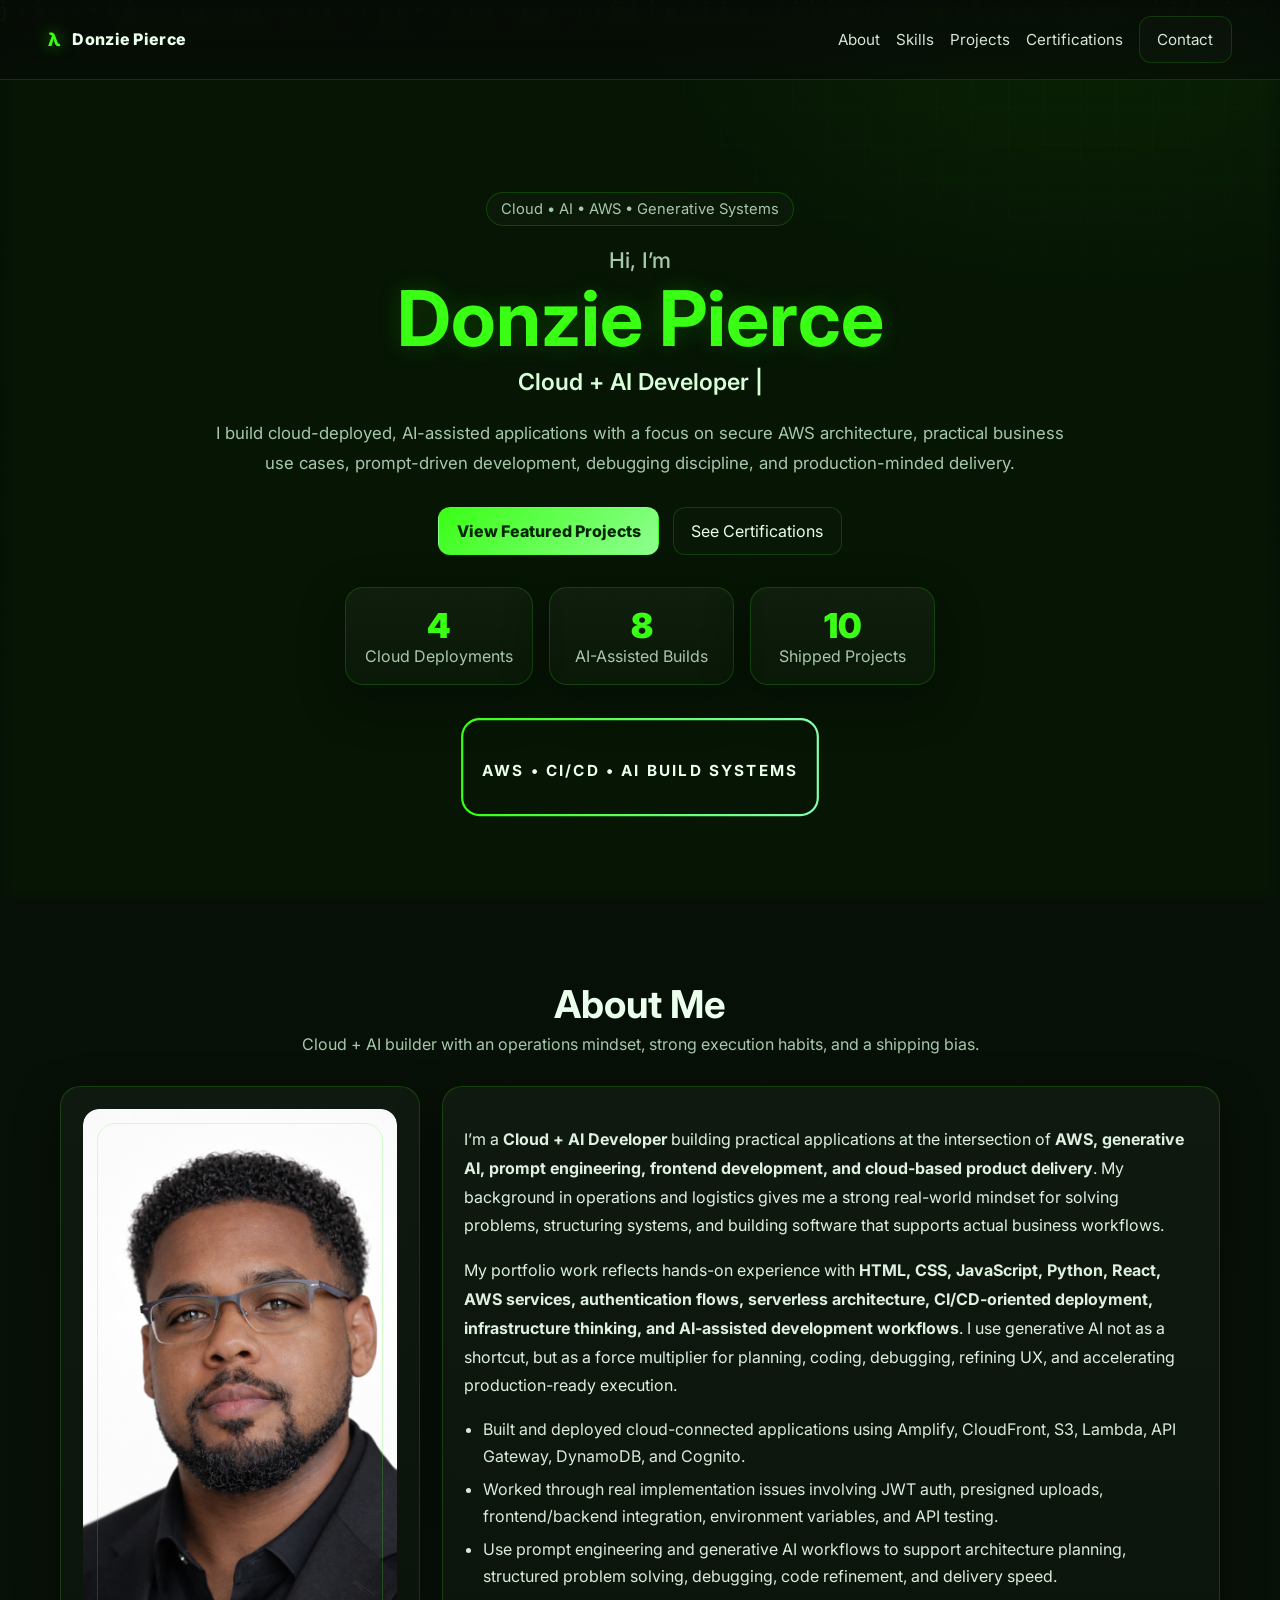
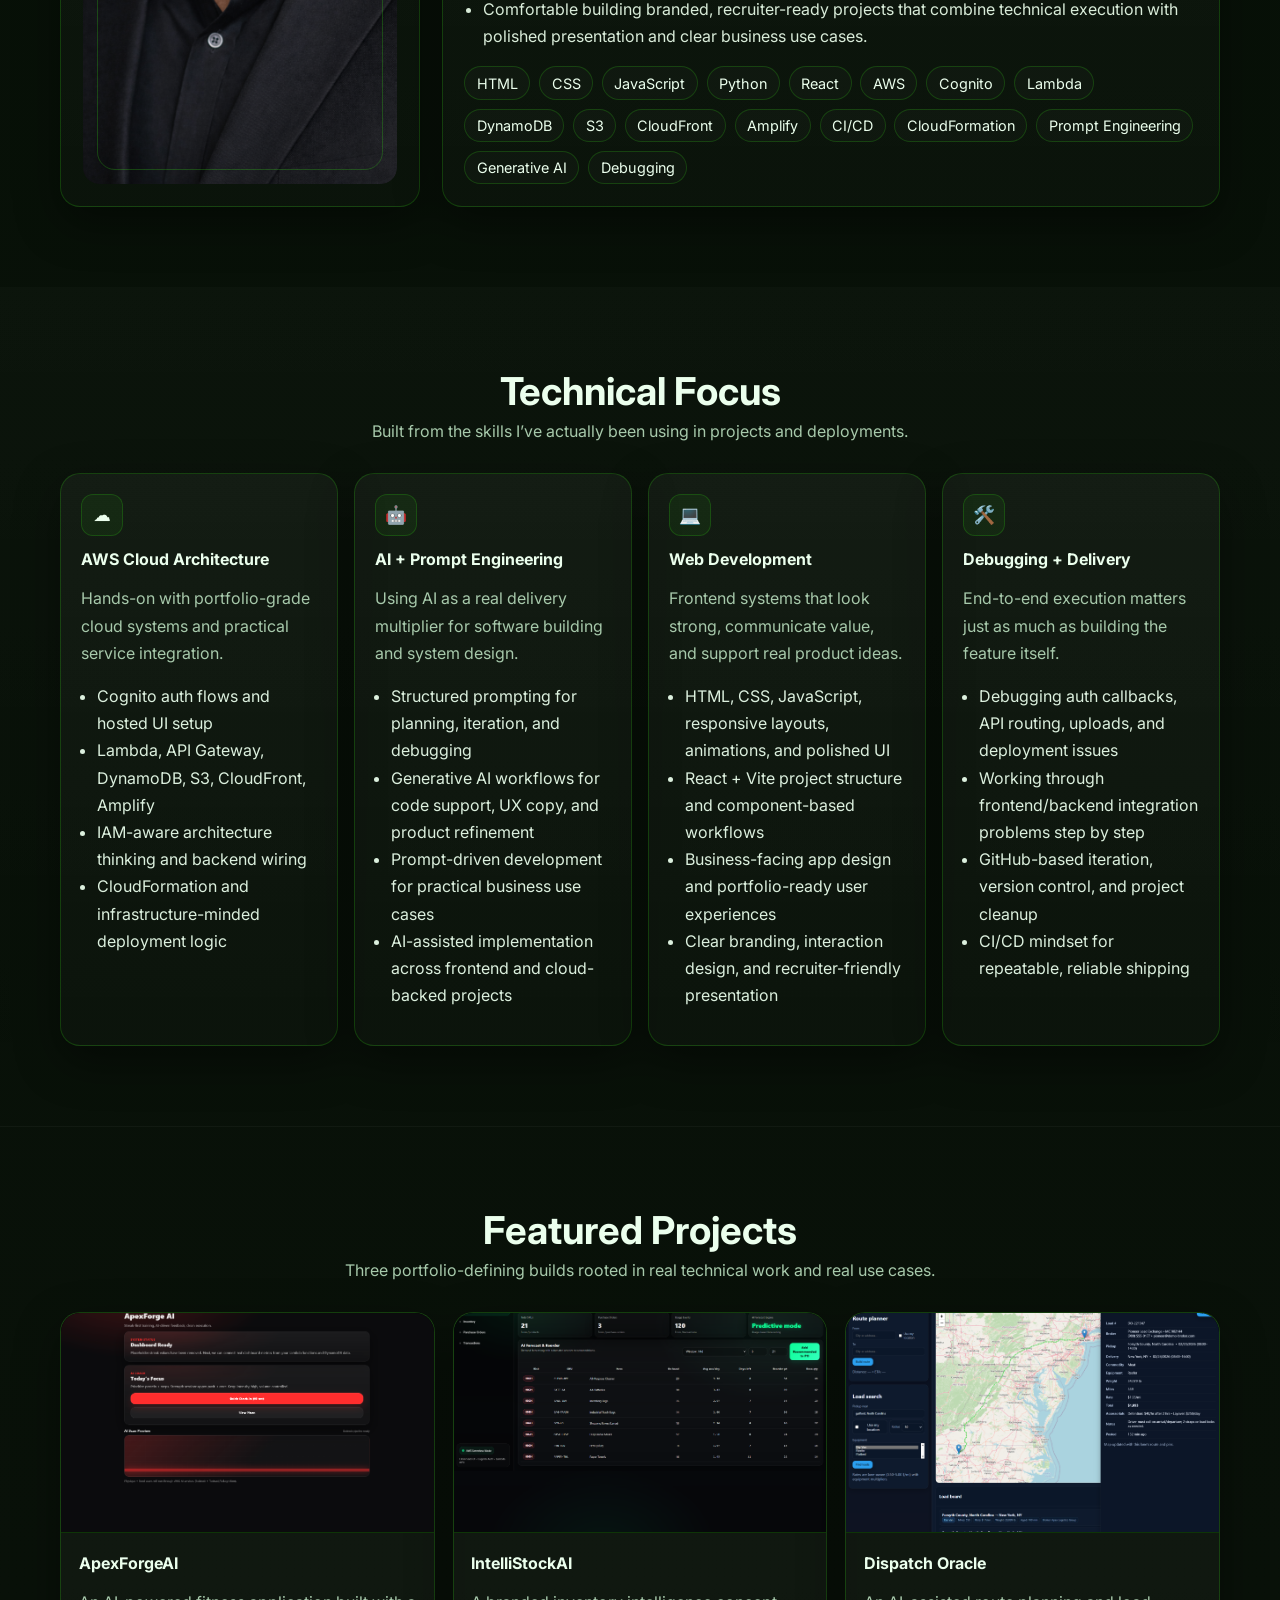
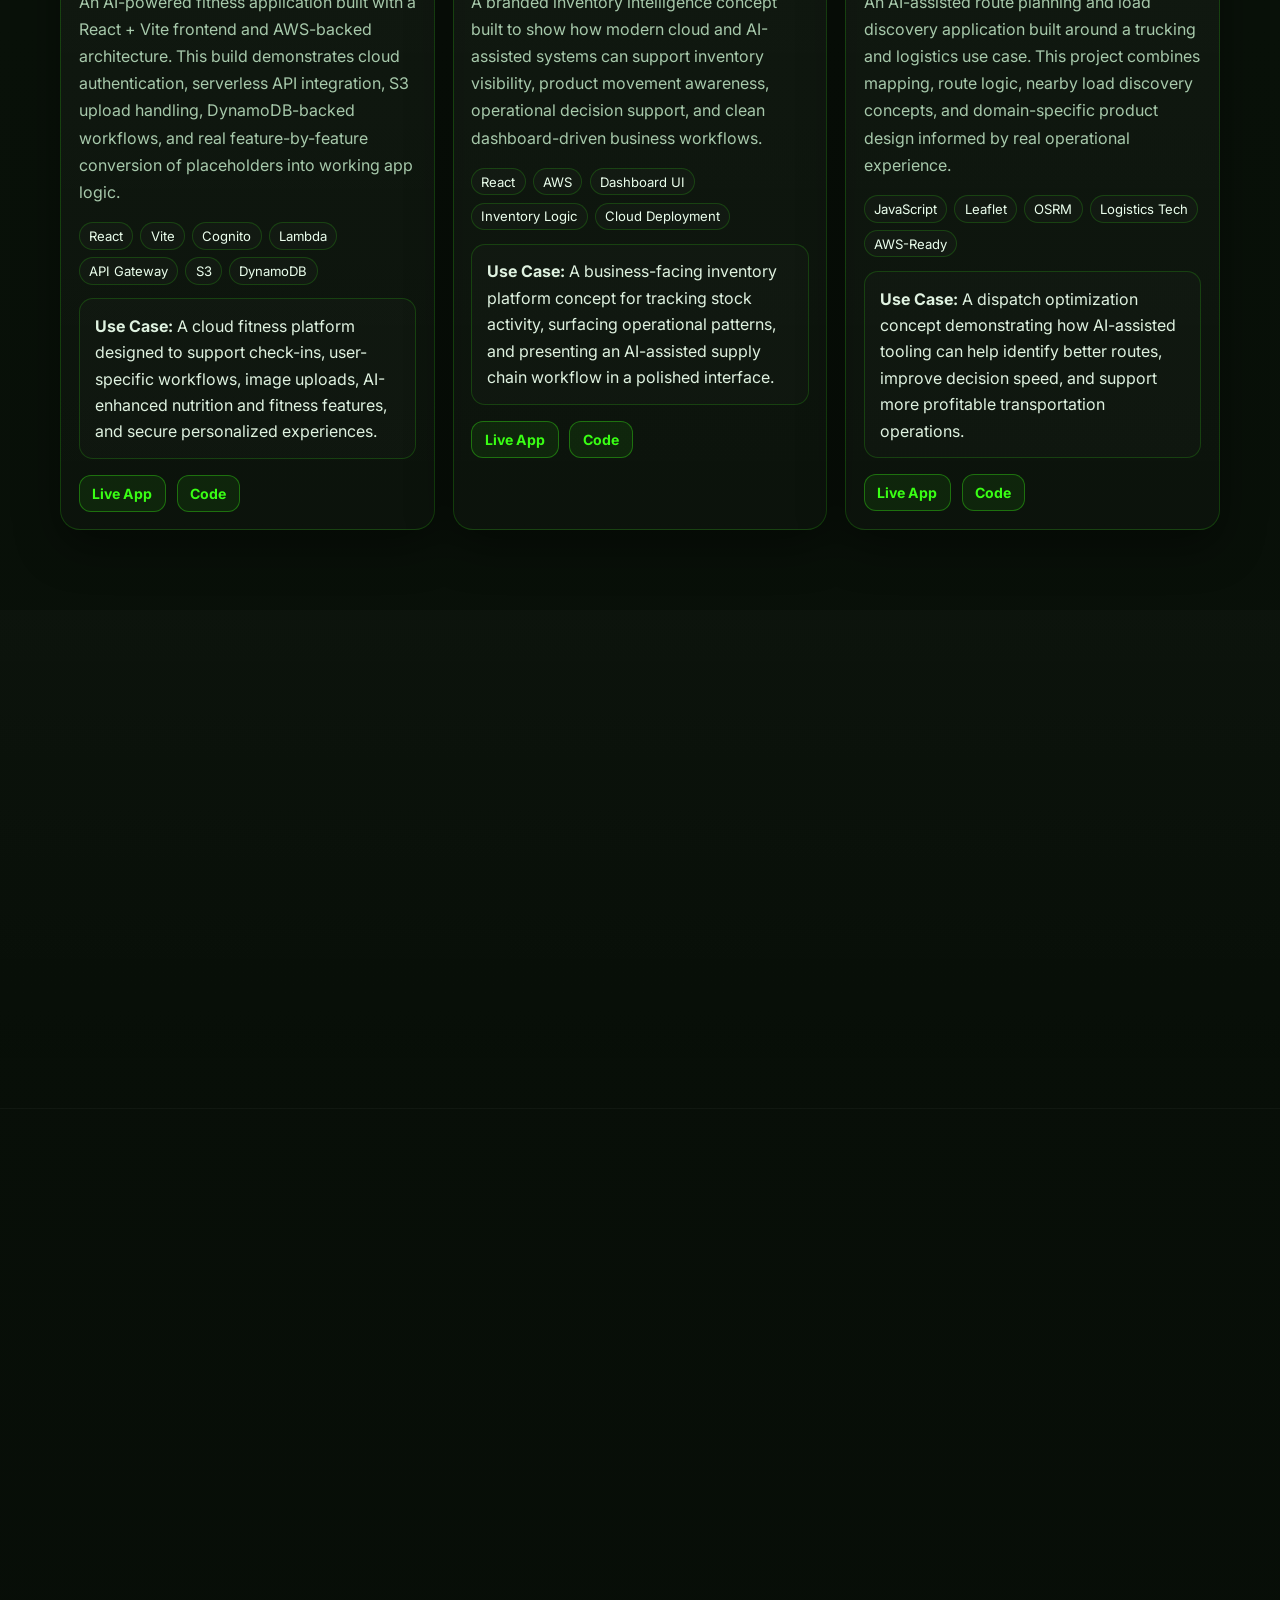
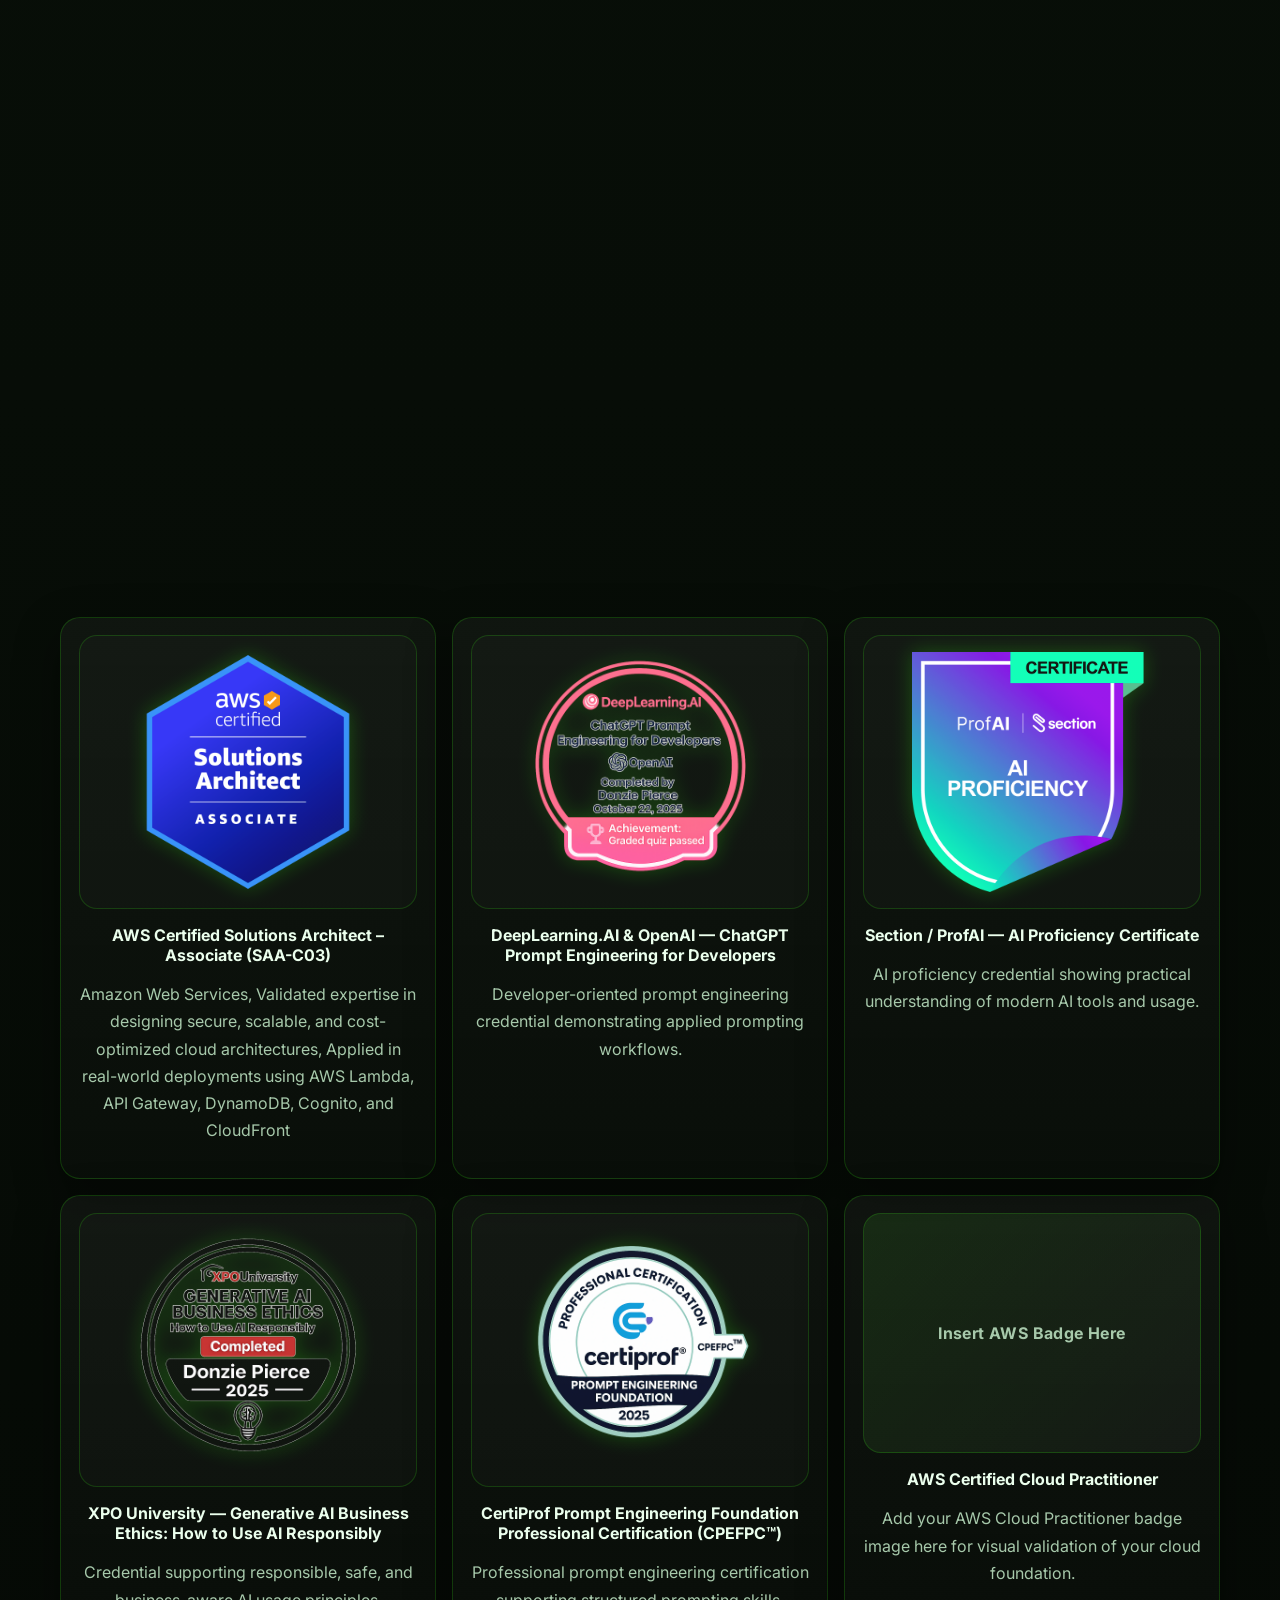
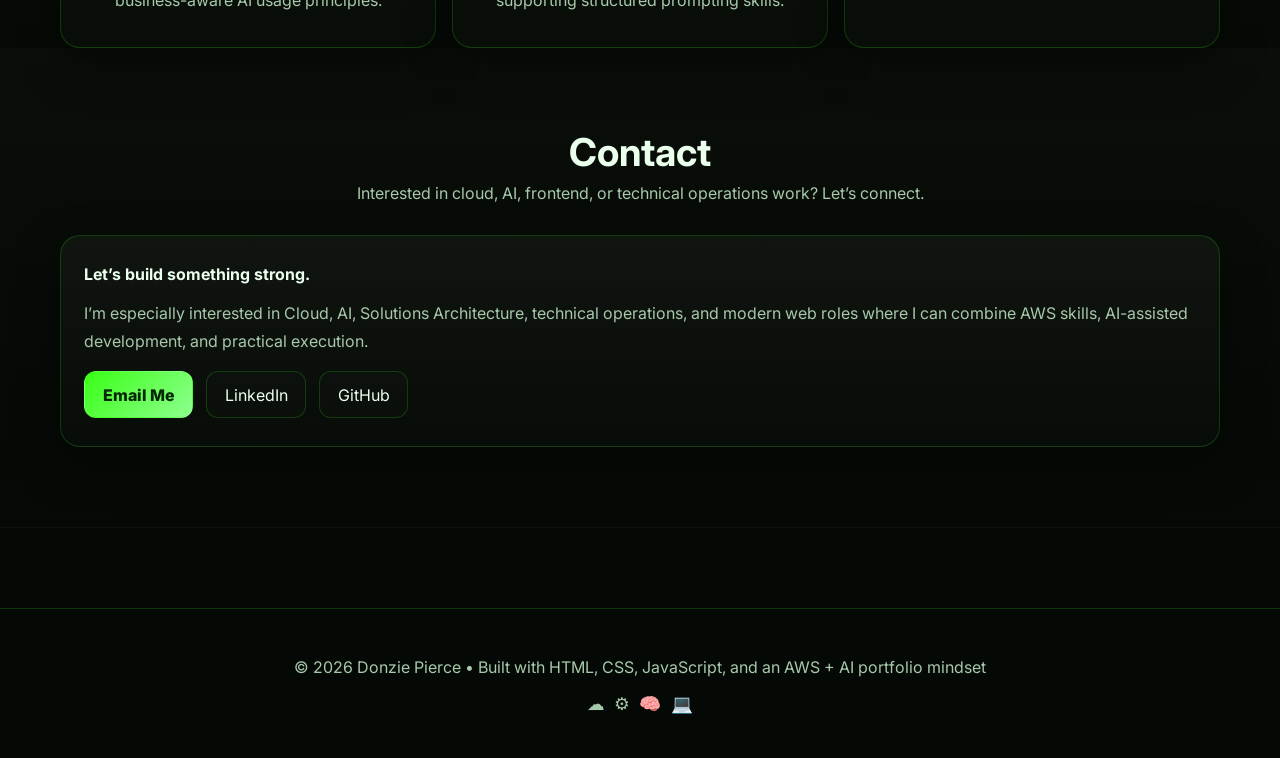
<file: index.html>
<!DOCTYPE html>
<html lang="en">
<head>
  <meta charset="UTF-8" />
  <meta name="viewport" content="width=device-width, initial-scale=1" />
  <title>Donzie Pierce | Cloud + AI Developer</title>
  <meta
    name="description"
    content="Portfolio of Donzie Pierce — Cloud + AI Developer building AWS-powered applications, AI-assisted systems, and production-minded web experiences."
  />
  <link rel="preconnect" href="https://fonts.gstatic.com" crossorigin />
  <link
    href="https://fonts.googleapis.com/css2?family=Inter:wght@300;400;500;600;700;800;900&display=swap"
    rel="stylesheet"
  />
  <link rel="stylesheet" href="styles.css" />
</head>
<body>
  <canvas id="bg-canvas" aria-hidden="true"></canvas>
  <div class="bg-grid" aria-hidden="true"></div>

  <header class="site-header">
    <div class="logo">
      <span class="glyph">λ</span>
      <span>Donzie Pierce</span>
    </div>

    <nav class="nav">
      <a href="#about">About</a>
      <a href="#skills">Skills</a>
      <a href="#projects">Projects</a>
      <a href="#certs">Certifications</a>
      <a href="#contact" class="btn">Contact</a>
    </nav>
  </header>

  <main>
    <section class="hero">
      <div class="hero-inner reveal in">
        <div class="eyebrow">Cloud • AI • AWS • Generative Systems</div>

        <h1>
          <span class="hi">Hi, I’m</span>
          <span class="name">Donzie Pierce</span>
        </h1>

        <h2 class="typing">
          <span id="typed"></span>
          <span class="cursor">|</span>
        </h2>

        <p class="tagline">
          I build cloud-deployed, AI-assisted applications with a focus on secure AWS architecture,
          practical business use cases, prompt-driven development, debugging discipline, and
          production-minded delivery.
        </p>

        <div class="hero-actions">
          <a href="#projects" class="btn btn-primary">View Featured Projects</a>
          <a href="#certs" class="btn btn-ghost">See Certifications</a>
        </div>

        <div class="stats">
          <div class="stat glass">
            <div class="num" data-target="4">0</div>
            <div class="label">Cloud Deployments</div>
          </div>
          <div class="stat glass">
            <div class="num" data-target="8">0</div>
            <div class="label">AI-Assisted Builds</div>
          </div>
          <div class="stat glass">
            <div class="num" data-target="10">0</div>
            <div class="label">Shipped Projects</div>
          </div>
        </div>

        <div class="cloud-chip" aria-hidden="true">
          <svg viewBox="0 0 330 92" class="chip-svg">
            <defs>
              <linearGradient id="g" x1="0" x2="1">
                <stop offset="0%" stop-color="var(--neon)" />
                <stop offset="100%" stop-color="#85ffaf" />
              </linearGradient>
            </defs>
            <rect x="2" y="2" width="326" height="88" rx="16" ry="16" class="chip"></rect>
            <text x="165" y="54" text-anchor="middle" class="chip-text">
              AWS • CI/CD • AI BUILD SYSTEMS
            </text>
          </svg>
        </div>
      </div>
    </section>

    <section id="about" class="section">
      <div class="section-head reveal">
        <h3>About Me</h3>
        <p>Cloud + AI builder with an operations mindset, strong execution habits, and a shipping bias.</p>
      </div>

      <div class="about-grid">
        <div class="about-card reveal tilt">
          <div class="headshot-wrap">
          <img src="./assets/donzie-pierce-professional-headshot3.png" alt="Donzie Pierce headshot" class="headshot" />
            <div class="headshot-ring"></div>
          </div>
        </div>

        <div class="about-card reveal">
          <p>
            I’m a <strong>Cloud + AI Developer</strong> building practical applications at the intersection of
            <strong>AWS, generative AI, prompt engineering, frontend development, and cloud-based product delivery</strong>.
            My background in operations and logistics gives me a strong real-world mindset for solving problems,
            structuring systems, and building software that supports actual business workflows.
          </p>

          <p>
            My portfolio work reflects hands-on experience with
            <strong>HTML, CSS, JavaScript, Python, React, AWS services, authentication flows, serverless architecture,
            CI/CD-oriented deployment, infrastructure thinking, and AI-assisted development workflows</strong>.
            I use generative AI not as a shortcut, but as a force multiplier for planning, coding, debugging,
            refining UX, and accelerating production-ready execution.
          </p>

          <ul class="bullets">
            <li>Built and deployed cloud-connected applications using Amplify, CloudFront, S3, Lambda, API Gateway, DynamoDB, and Cognito.</li>
            <li>Worked through real implementation issues involving JWT auth, presigned uploads, frontend/backend integration, environment variables, and API testing.</li>
            <li>Use prompt engineering and generative AI workflows to support architecture planning, structured problem solving, debugging, code refinement, and delivery speed.</li>
            <li>Comfortable building branded, recruiter-ready projects that combine technical execution with polished presentation and clear business use cases.</li>
          </ul>

          <div class="badges">
            <span>HTML</span>
            <span>CSS</span>
            <span>JavaScript</span>
            <span>Python</span>
            <span>React</span>
            <span>AWS</span>
            <span>Cognito</span>
            <span>Lambda</span>
            <span>DynamoDB</span>
            <span>S3</span>
            <span>CloudFront</span>
            <span>Amplify</span>
            <span>CI/CD</span>
            <span>CloudFormation</span>
            <span>Prompt Engineering</span>
            <span>Generative AI</span>
            <span>Debugging</span>
          </div>
        </div>
      </div>
    </section>

    <section id="skills" class="section alt">
      <div class="section-head reveal">
        <h3>Technical Focus</h3>
        <p>Built from the skills I’ve actually been using in projects and deployments.</p>
      </div>

      <div class="skill-cards">
        <article class="skill-card reveal tilt">
          <div class="card-icon">☁️</div>
          <h4>AWS Cloud Architecture</h4>
          <p>Hands-on with portfolio-grade cloud systems and practical service integration.</p>
          <ul>
            <li>Cognito auth flows and hosted UI setup</li>
            <li>Lambda, API Gateway, DynamoDB, S3, CloudFront, Amplify</li>
            <li>IAM-aware architecture thinking and backend wiring</li>
            <li>CloudFormation and infrastructure-minded deployment logic</li>
          </ul>
        </article>

        <article class="skill-card reveal tilt">
          <div class="card-icon">🤖</div>
          <h4>AI + Prompt Engineering</h4>
          <p>Using AI as a real delivery multiplier for software building and system design.</p>
          <ul>
            <li>Structured prompting for planning, iteration, and debugging</li>
            <li>Generative AI workflows for code support, UX copy, and product refinement</li>
            <li>Prompt-driven development for practical business use cases</li>
            <li>AI-assisted implementation across frontend and cloud-backed projects</li>
          </ul>
        </article>

        <article class="skill-card reveal tilt">
          <div class="card-icon">💻</div>
          <h4>Web Development</h4>
          <p>Frontend systems that look strong, communicate value, and support real product ideas.</p>
          <ul>
            <li>HTML, CSS, JavaScript, responsive layouts, animations, and polished UI</li>
            <li>React + Vite project structure and component-based workflows</li>
            <li>Business-facing app design and portfolio-ready user experiences</li>
            <li>Clear branding, interaction design, and recruiter-friendly presentation</li>
          </ul>
        </article>

        <article class="skill-card reveal tilt">
          <div class="card-icon">🛠️</div>
          <h4>Debugging + Delivery</h4>
          <p>End-to-end execution matters just as much as building the feature itself.</p>
          <ul>
            <li>Debugging auth callbacks, API routing, uploads, and deployment issues</li>
            <li>Working through frontend/backend integration problems step by step</li>
            <li>GitHub-based iteration, version control, and project cleanup</li>
            <li>CI/CD mindset for repeatable, reliable shipping</li>
          </ul>
        </article>
      </div>
    </section>

    <section id="projects" class="section">
      <div class="section-head reveal">
        <h3>Featured Projects</h3>
        <p>Three portfolio-defining builds rooted in real technical work and real use cases.</p>
      </div>

      <div class="projects-grid">
        <article class="project-card tilt reveal">
          <div class="project-visual">
  <img src="assets/project-apexforgeai.png" alt="ApexForgeAI application screenshot" class="project-screenshot" />
</div>
          <div class="project-body">
            <h4>ApexForgeAI</h4>
            <p>
              An AI-powered fitness application built with a React + Vite frontend and AWS-backed architecture.
              This build demonstrates cloud authentication, serverless API integration, S3 upload handling,
              DynamoDB-backed workflows, and real feature-by-feature conversion of placeholders into working app logic.
            </p>
            <ul class="tags">
              <li>React</li>
              <li>Vite</li>
              <li>Cognito</li>
              <li>Lambda</li>
              <li>API Gateway</li>
              <li>S3</li>
              <li>DynamoDB</li>
            </ul>
            <div class="mini-case">
              <strong>Use Case:</strong> A cloud fitness platform designed to support check-ins,
              user-specific workflows, image uploads, AI-enhanced nutrition and fitness features,
              and secure personalized experiences.
            </div>
            <div class="links">
              <a href="https://main.d27fvxvz6b3fzw.amplifyapp.com" class="btn btn-mini">Live App</a>
              <a href="https://github.com/DonzScripts/ApexForge-AI-web" class="btn btn-mini btn-ghost">Code</a>
            </div>
          </div>
        </article>

        <article class="project-card tilt reveal">
          <div class="project-visual">
  <img src="assets/project-intellistockai.png" alt="IntelliStockAI application screenshot" class="project-screenshot" />
</div>
          <div class="project-body">
            <h4>IntelliStockAI</h4>
            <p>
              A branded inventory intelligence concept built to show how modern cloud and AI-assisted systems
              can support inventory visibility, product movement awareness, operational decision support,
              and clean dashboard-driven business workflows.
            </p>
            <ul class="tags">
              <li>React</li>
              <li>AWS</li>
              <li>Dashboard UI</li>
              <li>Inventory Logic</li>
              <li>Cloud Deployment</li>
            </ul>
            <div class="mini-case">
              <strong>Use Case:</strong> A business-facing inventory platform concept for tracking stock activity,
              surfacing operational patterns, and presenting an AI-assisted supply chain workflow in a polished interface.
            </div>
            <div class="links">
              <a href="https://main.d2jp1ap3jjybbo.amplifyapp.com" class="btn btn-mini">Live App</a>
              <a href="https://github.com/DonzScripts/IntelliStockAI" class="btn btn-mini btn-ghost">Code</a>
            </div>
          </div>
        </article>

        <article class="project-card tilt reveal">
          <div class="project-visual">
  <img src="assets/project-dispatch-oracle.png" alt="Dispatch Oracle application screenshot" class="project-screenshot" />
</div>
          <div class="project-body">
            <h4>Dispatch Oracle</h4>
            <p>
              An AI-assisted route planning and load discovery application built around a trucking and logistics use case.
              This project combines mapping, route logic, nearby load discovery concepts, and domain-specific product design
              informed by real operational experience.
            </p>
            <ul class="tags">
              <li>JavaScript</li>
              <li>Leaflet</li>
              <li>OSRM</li>
              <li>Logistics Tech</li>
              <li>AWS-Ready</li>
            </ul>
            <div class="mini-case">
              <strong>Use Case:</strong> A dispatch optimization concept demonstrating how AI-assisted tooling
              can help identify better routes, improve decision speed, and support more profitable transportation operations.
            </div>
            <div class="links">
              <a href="https://d2ln0mvik3hlsf.cloudfront.net" class="btn btn-mini">Live App</a>
              <a href="https://github.com/DonzScripts/Dispatch-Oracle" class="btn btn-mini btn-ghost">Code</a>
            </div>
          </div>
        </article>
      </div>
    </section>

    <section class="section alt">
      <div class="section-head reveal">
        <h3>Why This Portfolio Stands Out</h3>
        <p>Built around real implementation work, real debugging, and projects I can actually defend in interviews.</p>
      </div>

      <div class="proof-grid">
        <article class="proof-card reveal">
          <h4>AWS Architecture Experience</h4>
          <p>
            This portfolio reflects actual service usage instead of buzzwords alone:
            Cognito auth flows, serverless functions, data persistence, CDN delivery,
            frontend deployment, and cloud-connected application logic.
          </p>
        </article>

        <article class="proof-card reveal">
          <h4>Prompt Engineering as a Delivery Skill</h4>
          <p>
            I use prompt engineering to drive architecture planning, implementation support,
            structured debugging, content refinement, and faster end-to-end project execution.
          </p>
        </article>

        <article class="proof-card reveal">
          <h4>Real Debugging and Build Iteration</h4>
          <p>
            I’ve worked through auth callback issues, API mismatches, deployment errors,
            lambda wiring, upload testing, and environment configuration problems while shipping these builds.
          </p>
        </article>
      </div>
    </section>

    <section id="certs" class="section">
      <div class="section-head reveal">
        <h3>Certifications</h3>
        <p>Credentials and current progress aligned to cloud, AI, and prompt engineering.</p>
      </div>

      <div class="certs-list reveal">
	<div class="cert-item">
          <span class="cert-status">Earned</span>
          <div>
            <h4>AWS Certified Solutions Architect – Associate (SAA-C03)</h4>
            <p>
              Amazon Web Services, Validated expertise in designing secure, scalable, and cost-optimized cloud architectures.
              Applied in real-world deployments using AWS Lambda, API Gateway, DynamoDB, Cognito, and CloudFront
            </p>
          </div>
        </div>

        <div class="cert-item">
          <span class="cert-status">Earned</span>
          <div>
            <h4>CertiProf Prompt Engineering Foundation Professional Certification (CPEFPC™)</h4>
            <p>
              Professional certification focused on prompt engineering fundamentals, practical AI interaction,
              and structured prompting techniques for business and technical use cases.
            </p>
          </div>
        </div>

        <div class="cert-item">
          <span class="cert-status">Earned</span>
          <div>
            <h4>DeepLearning.AI &amp; OpenAI — ChatGPT Prompt Engineering for Developers</h4>
            <p>
              Completion credential covering prompt design patterns, iterative prompting,
              model instruction strategies, and developer-oriented generative AI workflows.
            </p>
          </div>
        </div>

        <div class="cert-item">
          <span class="cert-status">Earned</span>
          <div>
            <h4>Section / ProfAI — AI Proficiency Certificate</h4>
            <p>
              AI proficiency credential supporting practical familiarity with modern AI concepts,
              professional use of AI tools, and business-relevant AI application awareness.
            </p>
          </div>
        </div>

        <div class="cert-item">
          <span class="cert-status">Earned</span>
          <div>
            <h4>XPO University — Generative AI Business Ethics: How to Use AI Responsibly</h4>
            <p>
              Workplace-focused credential centered on responsible AI use, business ethics,
              safe adoption thinking, and practical awareness of AI governance considerations.
            </p>
          </div>
        </div>
       </div>

      <div class="section-head reveal cert-badges-head">
        <h3>Certification Badges</h3>
      </div>

     <div class="cert-badge-grid">

<article class="cert-badge-card reveal tilt">
    <div class="badge-image-wrap">
       <img src="assets/aws-certified-solutions-architect-associate.png" alt="AWS Certified Solutions Architect – Associate (SAA-C03)" class="cert-badge-image" />
    </div>
    <h4>AWS Certified Solutions Architect – Associate (SAA-C03)</h4>
    <p>Amazon Web Services, Validated expertise in designing secure, scalable, and cost-optimized cloud architectures, Applied in real-world deployments using AWS Lambda, API       Gateway, DynamoDB, Cognito, and CloudFront</p>
  </article>

  <article class="cert-badge-card reveal tilt">
    <div class="badge-image-wrap">
      <img src="assets/badge-chatgpt-prompt-engineering.png" alt="DeepLearning.AI and OpenAI ChatGPT Prompt Engineering for Developers badge" class="cert-badge-image" />
    </div>
    <h4>DeepLearning.AI &amp; OpenAI — ChatGPT Prompt Engineering for Developers</h4>
    <p>Developer-oriented prompt engineering credential demonstrating applied prompting workflows.</p>
  </article>

  <article class="cert-badge-card reveal tilt">
    <div class="badge-image-wrap">
      <img src="assets/badge-ai-proficiency.png" alt="Section ProfAI AI Proficiency Certificate badge" class="cert-badge-image" />
    </div>
    <h4>Section / ProfAI — AI Proficiency Certificate</h4>
    <p>AI proficiency credential showing practical understanding of modern AI tools and usage.</p>
  </article>

  <article class="cert-badge-card reveal tilt">
    <div class="badge-image-wrap">
      <img src="assets/badge-xpo-genai-ethics.png" alt="XPO University Generative AI Business Ethics How to Use AI Responsibly badge" class="cert-badge-image" />
    </div>
    <h4>XPO University — Generative AI Business Ethics: How to Use AI Responsibly</h4>
    <p>Credential supporting responsible, safe, and business-aware AI usage principles.</p>
  </article>

  <article class="cert-badge-card reveal tilt">
    <div class="badge-image-wrap">
      <img src="assets/badge-certiprof-prompt-engineering.png" alt="CertiProf Prompt Engineering Foundation Professional Certification badge" class="cert-badge-image" />
    </div>
    <h4>CertiProf Prompt Engineering Foundation Professional Certification (CPEFPC™)</h4>
    <p>Professional prompt engineering certification supporting structured prompting skills.</p>
  </article>

  <article class="cert-badge-card reveal tilt">
    <div class="badge-image-wrap badge-placeholder">
      <div class="placeholder-text">Insert AWS Badge Here</div>
    </div>
    <h4>AWS Certified Cloud Practitioner</h4>
    <p>Add your AWS Cloud Practitioner badge image here for visual validation of your cloud foundation.</p>
  </article>

</div>

   <section id="contact" class="section alt">
  <div class="section-head reveal">
    <h3>Contact</h3>
    <p>Interested in cloud, AI, frontend, or technical operations work? Let’s connect.</p>
  </div>

  <div class="contact-panel reveal">
    <div class="contact-copy">
      <h4>Let’s build something strong.</h4>
      <p>
        I’m especially interested in Cloud, AI, Solutions Architecture, technical operations,
        and modern web roles where I can combine AWS skills, AI-assisted development,
        and practical execution.
      </p>
      <div class="contact-links">
        <a href="mailto:donziepierce@outlook.com" class="btn btn-primary">Email Me</a>
        <a href="https://www.linkedin.com/in/donzie-pierce-b19b3535b" class="btn btn-ghost" target="_blank" rel="noopener noreferrer">LinkedIn</a>
        <a href="https://github.com/DonzScripts" class="btn btn-ghost" target="_blank" rel="noopener noreferrer">GitHub</a>
      </div>
    </div>
  </div>
</section>
  </main>

  <footer class="site-footer">
    <p>
      © <span id="year"></span> Donzie Pierce • Built with HTML, CSS, JavaScript,
      and an AWS + AI portfolio mindset
    </p>
    <div class="footer-icons" aria-hidden="true">
      <span>☁️</span>
      <span>⚙️</span>
      <span>🧠</span>
      <span>💻</span>
    </div>
  </footer>

  <script src="script.js"></script>
</body>
</html>
</file>
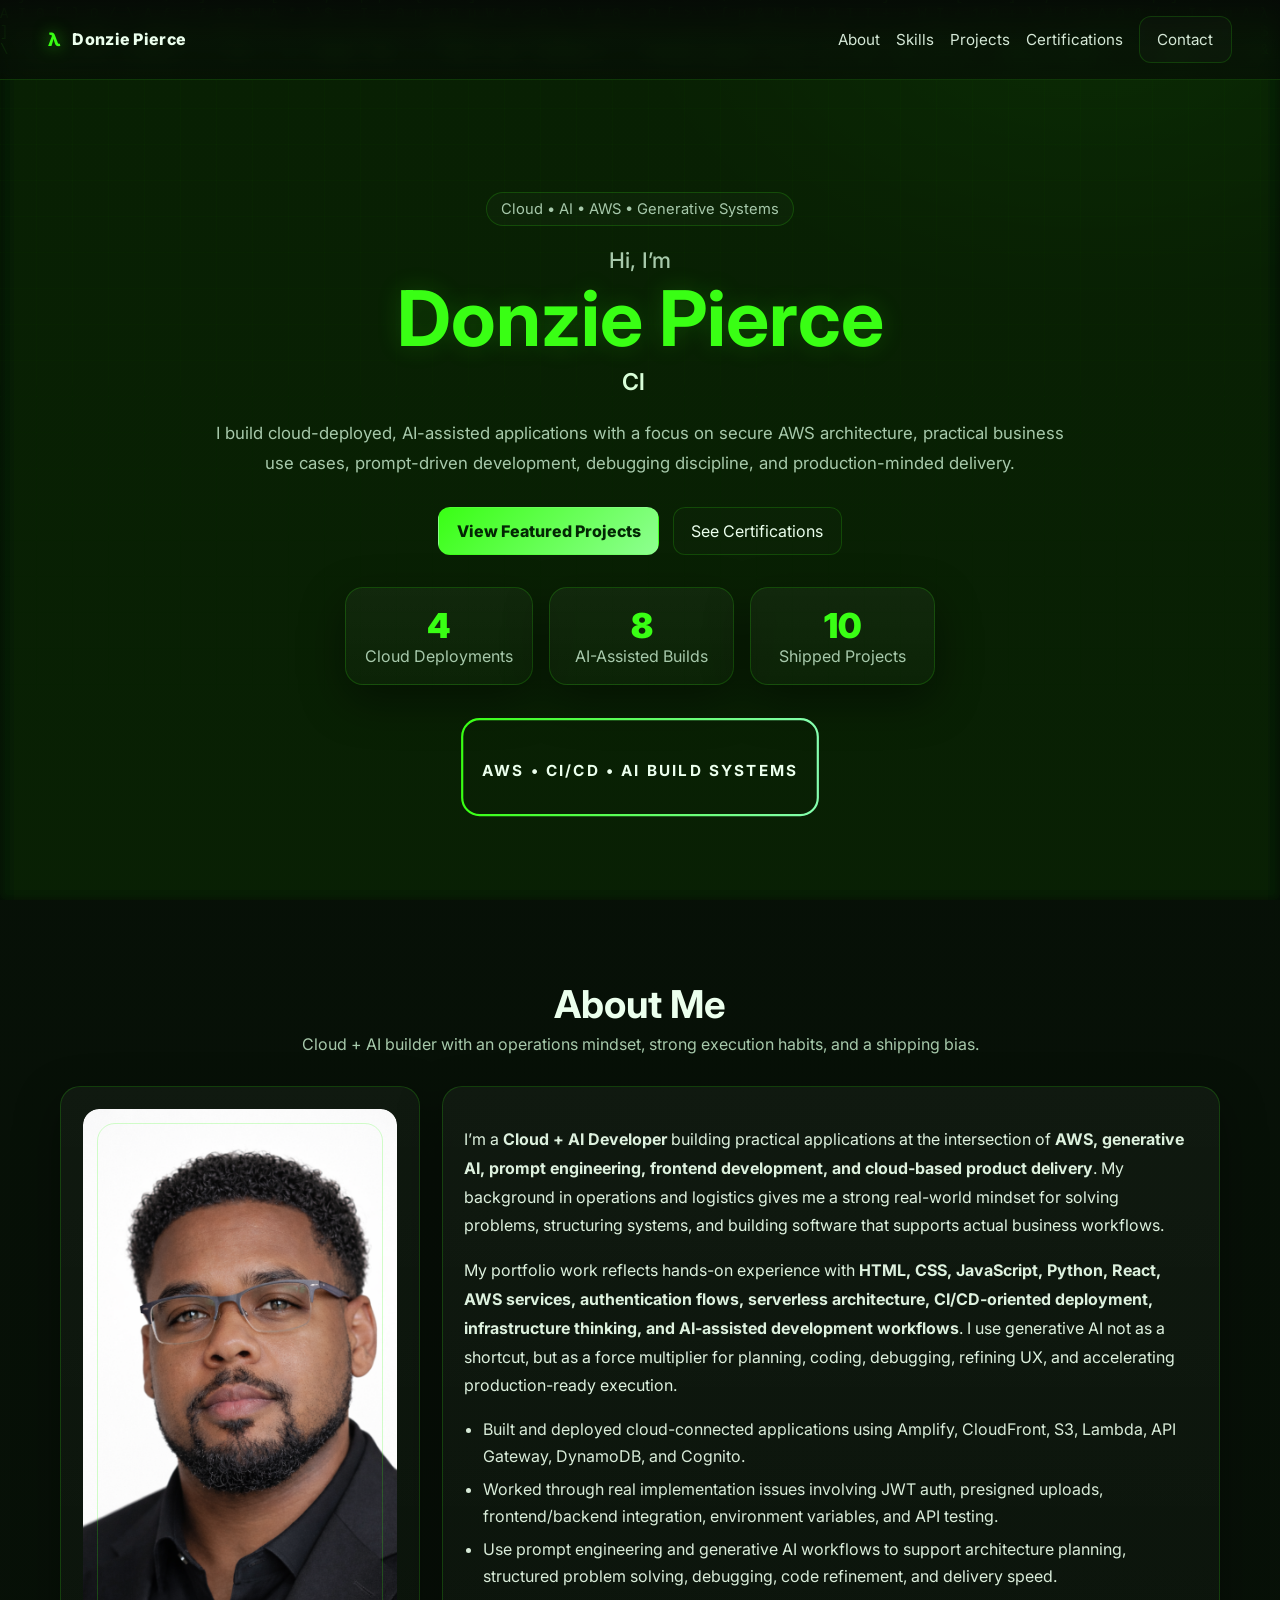
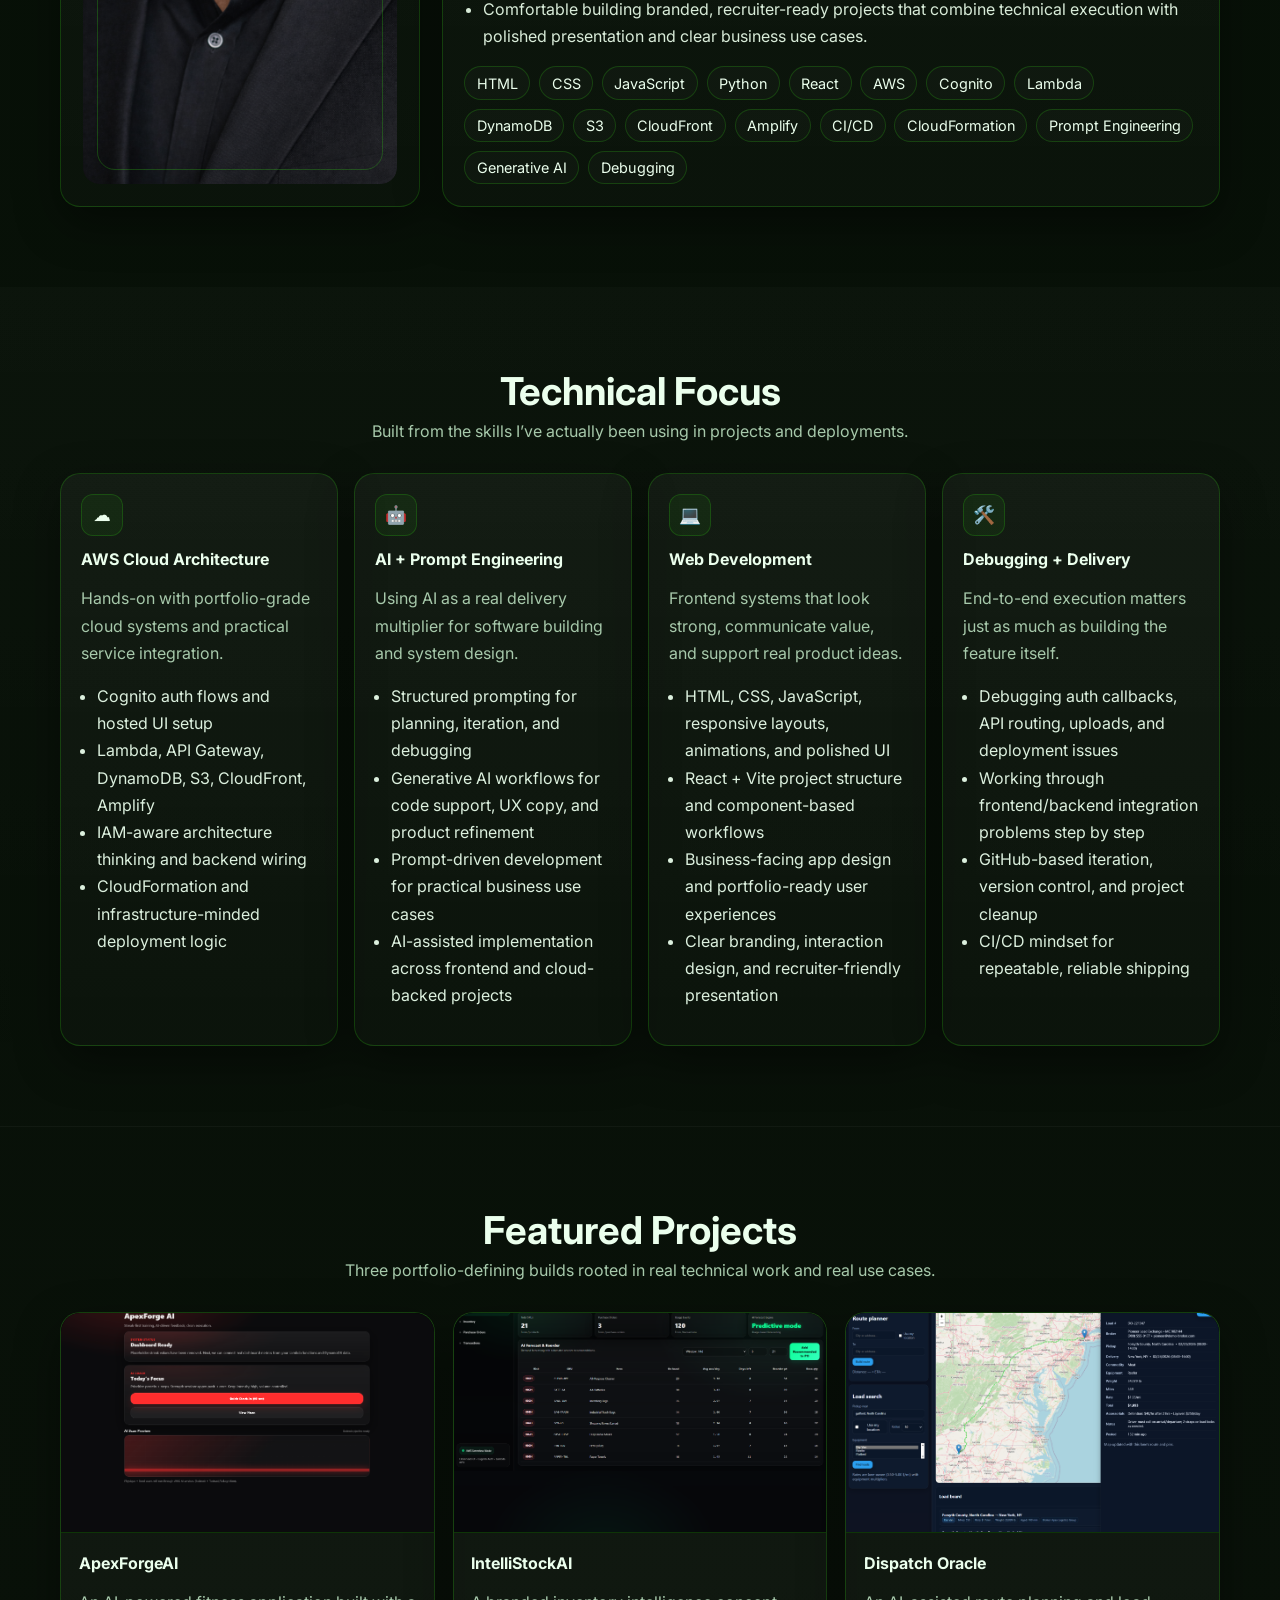
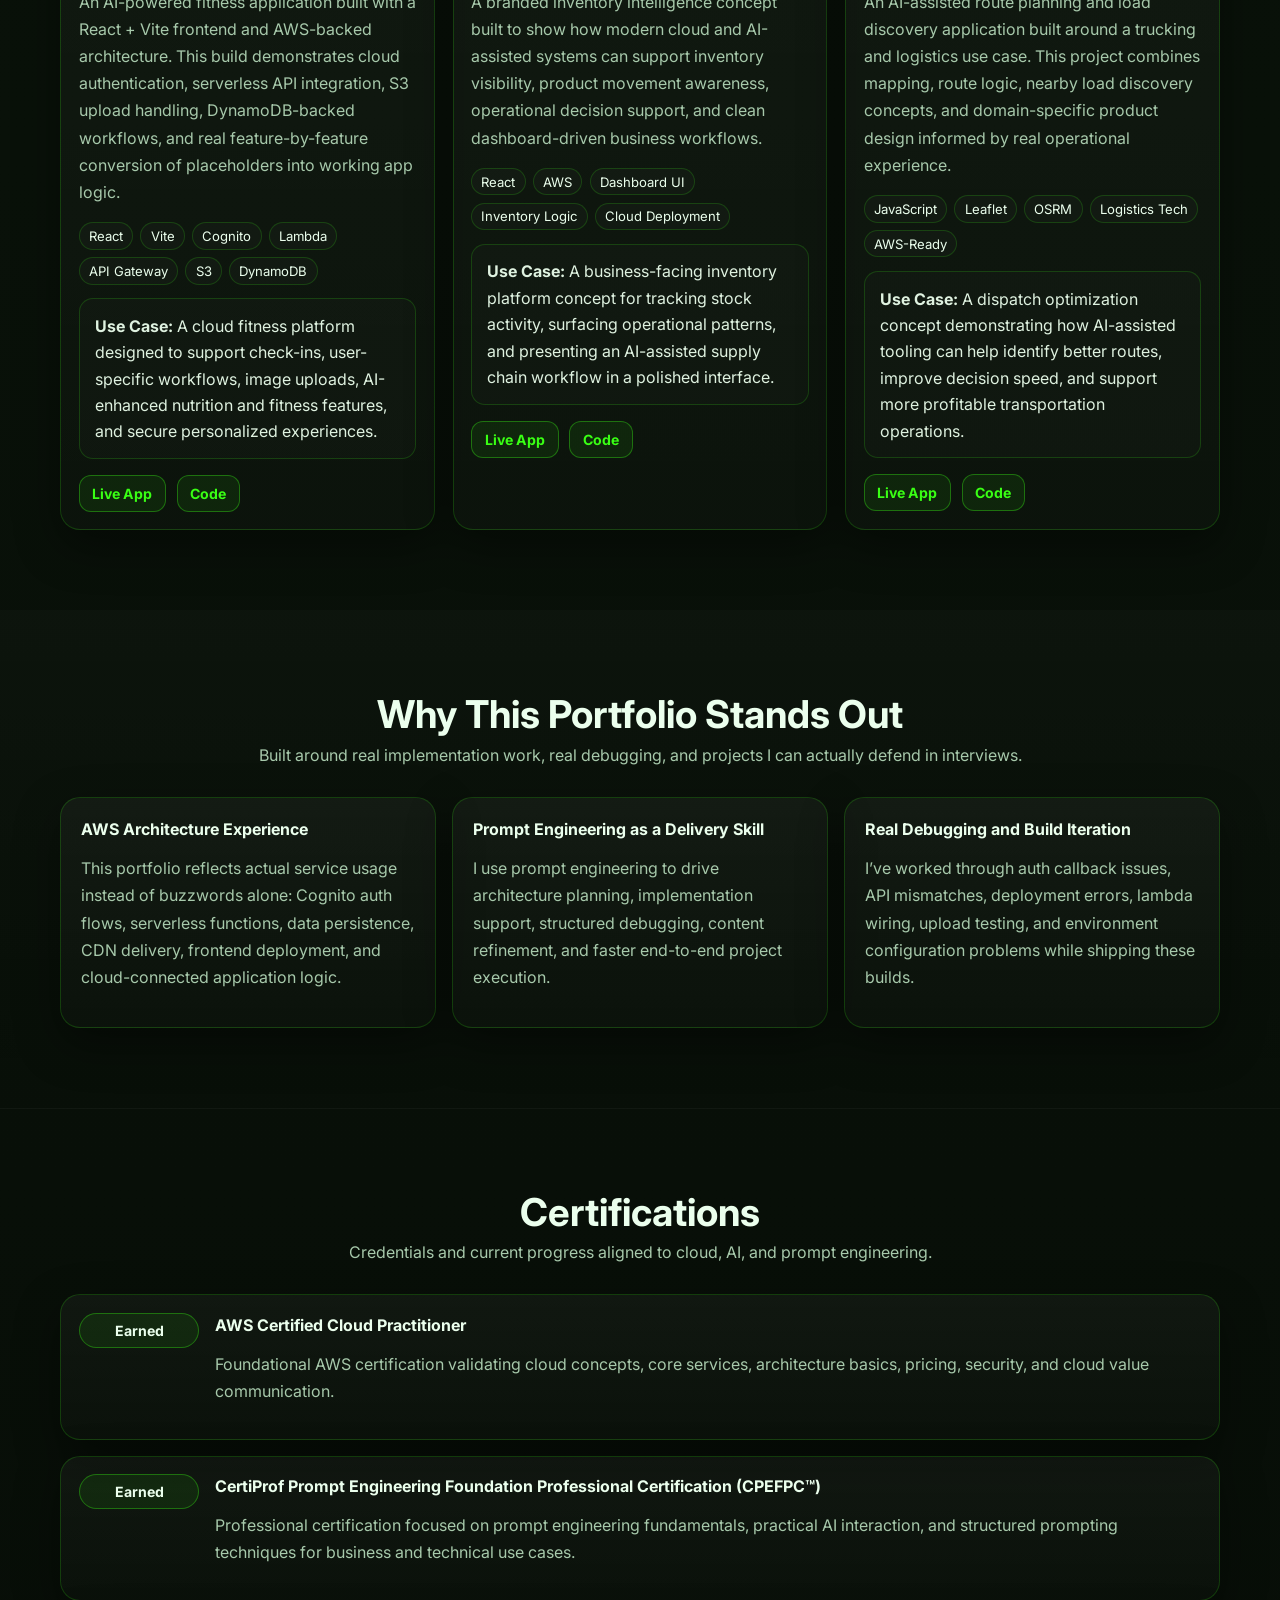
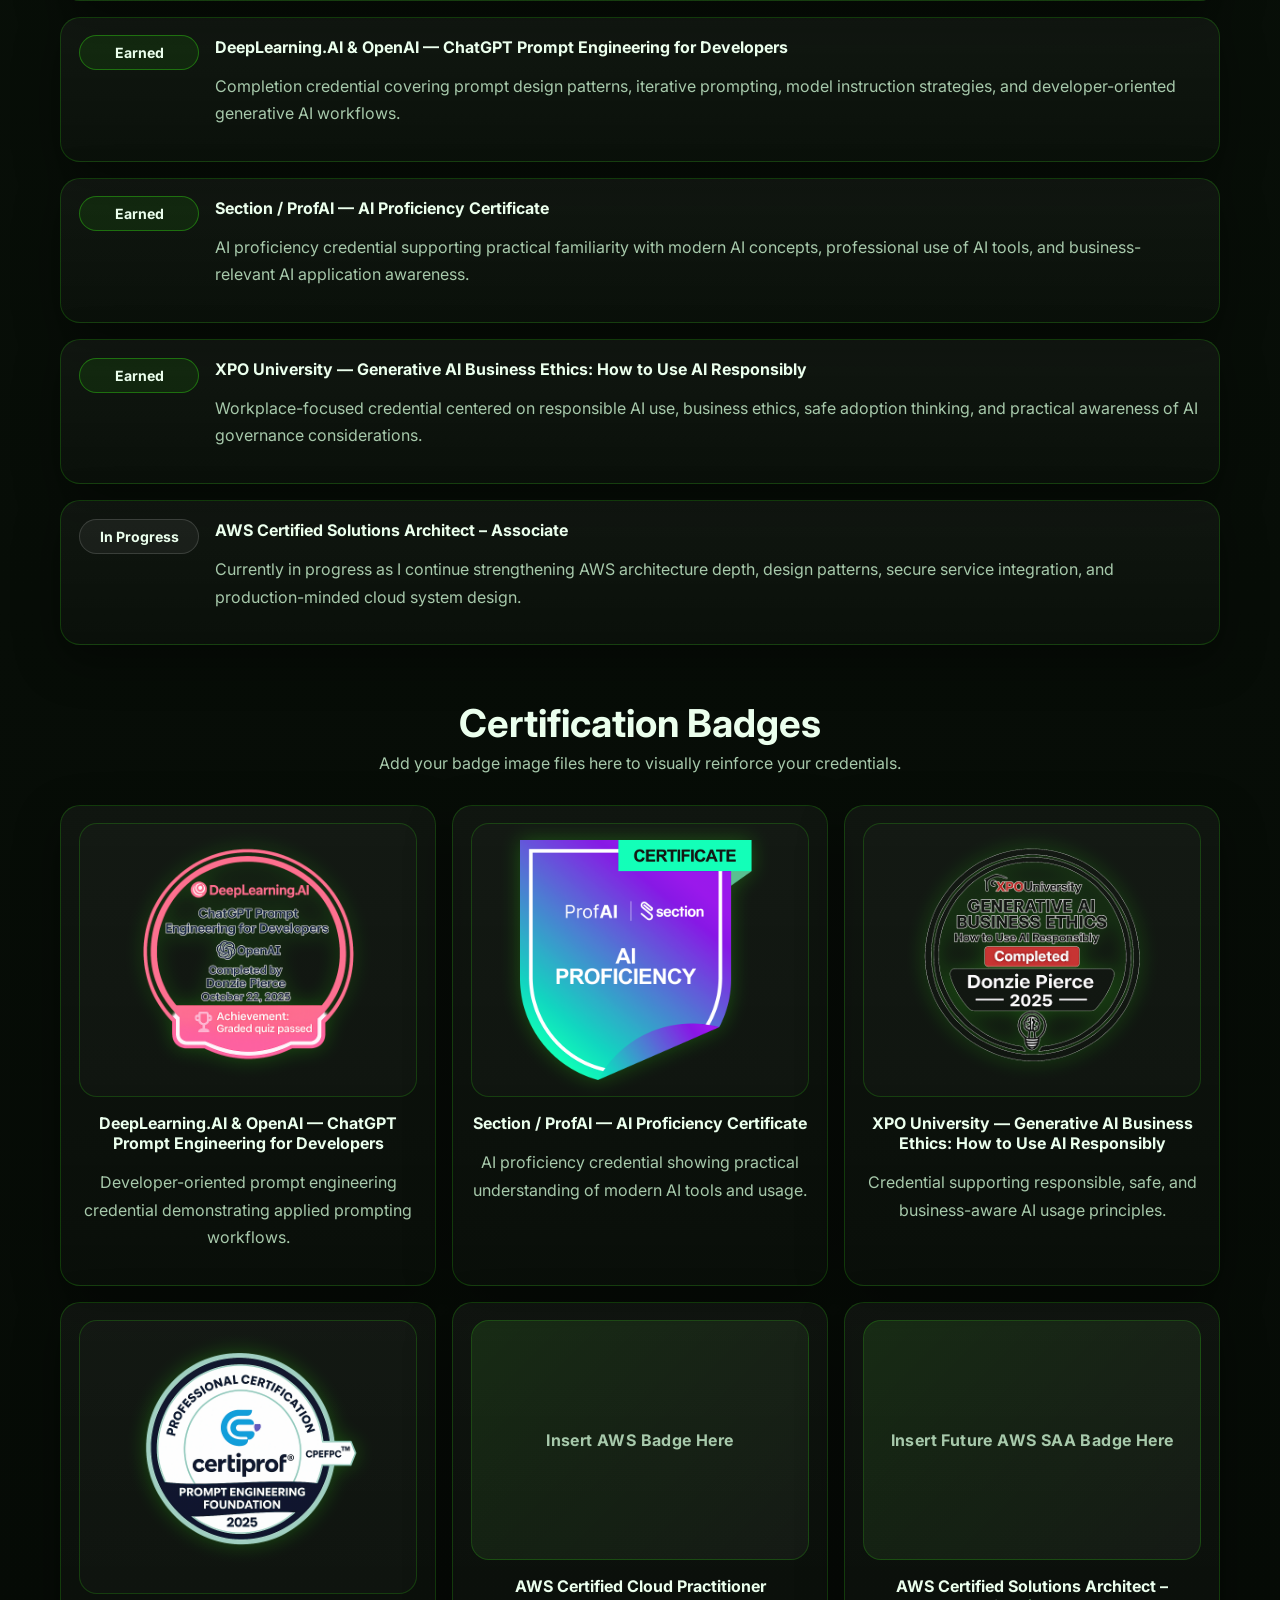
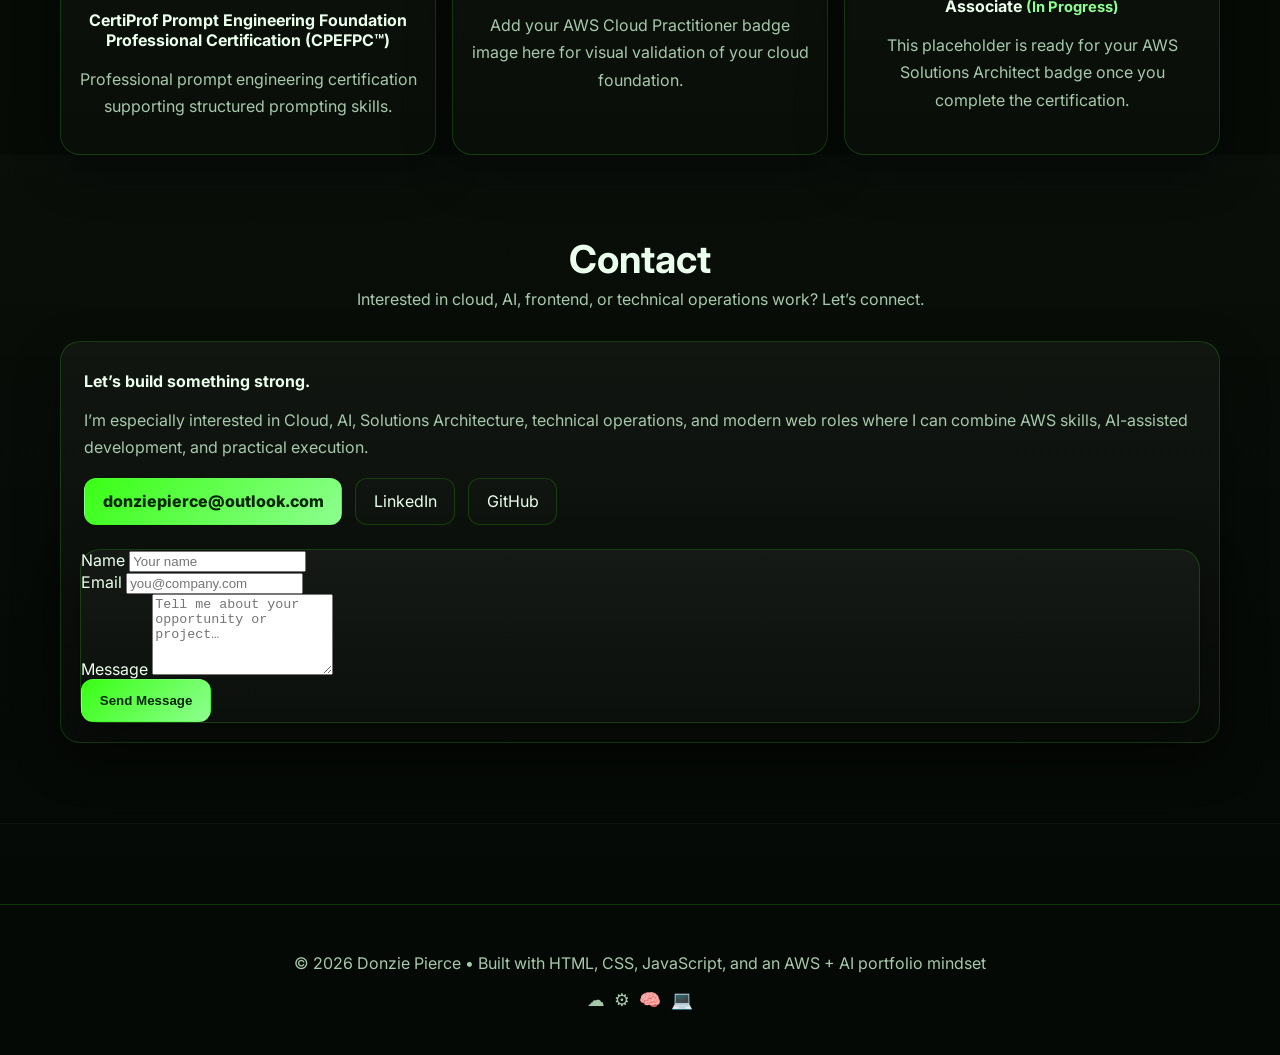
<file: portfolio index.html>
<!DOCTYPE html>
<html lang="en">
<head>
  <meta charset="UTF-8" />
  <meta name="viewport" content="width=device-width, initial-scale=1" />
  <title>Donzie Pierce | Cloud + AI Developer</title>
  <meta
    name="description"
    content="Portfolio of Donzie Pierce — Cloud + AI Developer building AWS-powered applications, AI-assisted systems, and production-minded web experiences."
  />
  <link rel="preconnect" href="https://fonts.gstatic.com" crossorigin />
  <link
    href="https://fonts.googleapis.com/css2?family=Inter:wght@300;400;500;600;700;800;900&display=swap"
    rel="stylesheet"
  />
  <link rel="stylesheet" href="styles.css" />
</head>
<body>
  <canvas id="bg-canvas" aria-hidden="true"></canvas>
  <div class="bg-grid" aria-hidden="true"></div>

  <header class="site-header">
    <div class="logo">
      <span class="glyph">λ</span>
      <span>Donzie Pierce</span>
    </div>

    <nav class="nav">
      <a href="#about">About</a>
      <a href="#skills">Skills</a>
      <a href="#projects">Projects</a>
      <a href="#certs">Certifications</a>
      <a href="#contact" class="btn">Contact</a>
    </nav>
  </header>

  <main>
    <section class="hero">
      <div class="hero-inner reveal in">
        <div class="eyebrow">Cloud • AI • AWS • Generative Systems</div>

        <h1>
          <span class="hi">Hi, I’m</span>
          <span class="name">Donzie Pierce</span>
        </h1>

        <h2 class="typing">
          <span id="typed"></span>
          <span class="cursor">|</span>
        </h2>

        <p class="tagline">
          I build cloud-deployed, AI-assisted applications with a focus on secure AWS architecture,
          practical business use cases, prompt-driven development, debugging discipline, and
          production-minded delivery.
        </p>

        <div class="hero-actions">
          <a href="#projects" class="btn btn-primary">View Featured Projects</a>
          <a href="#certs" class="btn btn-ghost">See Certifications</a>
        </div>

        <div class="stats">
          <div class="stat glass">
            <div class="num" data-target="4">0</div>
            <div class="label">Cloud Deployments</div>
          </div>
          <div class="stat glass">
            <div class="num" data-target="8">0</div>
            <div class="label">AI-Assisted Builds</div>
          </div>
          <div class="stat glass">
            <div class="num" data-target="10">0</div>
            <div class="label">Shipped Projects</div>
          </div>
        </div>

        <div class="cloud-chip" aria-hidden="true">
          <svg viewBox="0 0 330 92" class="chip-svg">
            <defs>
              <linearGradient id="g" x1="0" x2="1">
                <stop offset="0%" stop-color="var(--neon)" />
                <stop offset="100%" stop-color="#85ffaf" />
              </linearGradient>
            </defs>
            <rect x="2" y="2" width="326" height="88" rx="16" ry="16" class="chip"></rect>
            <text x="165" y="54" text-anchor="middle" class="chip-text">
              AWS • CI/CD • AI BUILD SYSTEMS
            </text>
          </svg>
        </div>
      </div>
    </section>

    <section id="about" class="section">
      <div class="section-head reveal">
        <h3>About Me</h3>
        <p>Cloud + AI builder with an operations mindset, strong execution habits, and a shipping bias.</p>
      </div>

      <div class="about-grid">
        <div class="about-card reveal tilt">
          <div class="headshot-wrap">
          <img src="./assets/donzie-pierce-professional-headshot3.png" alt="Donzie Pierce headshot" class="headshot" />
            <div class="headshot-ring"></div>
          </div>
        </div>

        <div class="about-card reveal">
          <p>
            I’m a <strong>Cloud + AI Developer</strong> building practical applications at the intersection of
            <strong>AWS, generative AI, prompt engineering, frontend development, and cloud-based product delivery</strong>.
            My background in operations and logistics gives me a strong real-world mindset for solving problems,
            structuring systems, and building software that supports actual business workflows.
          </p>

          <p>
            My portfolio work reflects hands-on experience with
            <strong>HTML, CSS, JavaScript, Python, React, AWS services, authentication flows, serverless architecture,
            CI/CD-oriented deployment, infrastructure thinking, and AI-assisted development workflows</strong>.
            I use generative AI not as a shortcut, but as a force multiplier for planning, coding, debugging,
            refining UX, and accelerating production-ready execution.
          </p>

          <ul class="bullets">
            <li>Built and deployed cloud-connected applications using Amplify, CloudFront, S3, Lambda, API Gateway, DynamoDB, and Cognito.</li>
            <li>Worked through real implementation issues involving JWT auth, presigned uploads, frontend/backend integration, environment variables, and API testing.</li>
            <li>Use prompt engineering and generative AI workflows to support architecture planning, structured problem solving, debugging, code refinement, and delivery speed.</li>
            <li>Comfortable building branded, recruiter-ready projects that combine technical execution with polished presentation and clear business use cases.</li>
          </ul>

          <div class="badges">
            <span>HTML</span>
            <span>CSS</span>
            <span>JavaScript</span>
            <span>Python</span>
            <span>React</span>
            <span>AWS</span>
            <span>Cognito</span>
            <span>Lambda</span>
            <span>DynamoDB</span>
            <span>S3</span>
            <span>CloudFront</span>
            <span>Amplify</span>
            <span>CI/CD</span>
            <span>CloudFormation</span>
            <span>Prompt Engineering</span>
            <span>Generative AI</span>
            <span>Debugging</span>
          </div>
        </div>
      </div>
    </section>

    <section id="skills" class="section alt">
      <div class="section-head reveal">
        <h3>Technical Focus</h3>
        <p>Built from the skills I’ve actually been using in projects and deployments.</p>
      </div>

      <div class="skill-cards">
        <article class="skill-card reveal tilt">
          <div class="card-icon">☁️</div>
          <h4>AWS Cloud Architecture</h4>
          <p>Hands-on with portfolio-grade cloud systems and practical service integration.</p>
          <ul>
            <li>Cognito auth flows and hosted UI setup</li>
            <li>Lambda, API Gateway, DynamoDB, S3, CloudFront, Amplify</li>
            <li>IAM-aware architecture thinking and backend wiring</li>
            <li>CloudFormation and infrastructure-minded deployment logic</li>
          </ul>
        </article>

        <article class="skill-card reveal tilt">
          <div class="card-icon">🤖</div>
          <h4>AI + Prompt Engineering</h4>
          <p>Using AI as a real delivery multiplier for software building and system design.</p>
          <ul>
            <li>Structured prompting for planning, iteration, and debugging</li>
            <li>Generative AI workflows for code support, UX copy, and product refinement</li>
            <li>Prompt-driven development for practical business use cases</li>
            <li>AI-assisted implementation across frontend and cloud-backed projects</li>
          </ul>
        </article>

        <article class="skill-card reveal tilt">
          <div class="card-icon">💻</div>
          <h4>Web Development</h4>
          <p>Frontend systems that look strong, communicate value, and support real product ideas.</p>
          <ul>
            <li>HTML, CSS, JavaScript, responsive layouts, animations, and polished UI</li>
            <li>React + Vite project structure and component-based workflows</li>
            <li>Business-facing app design and portfolio-ready user experiences</li>
            <li>Clear branding, interaction design, and recruiter-friendly presentation</li>
          </ul>
        </article>

        <article class="skill-card reveal tilt">
          <div class="card-icon">🛠️</div>
          <h4>Debugging + Delivery</h4>
          <p>End-to-end execution matters just as much as building the feature itself.</p>
          <ul>
            <li>Debugging auth callbacks, API routing, uploads, and deployment issues</li>
            <li>Working through frontend/backend integration problems step by step</li>
            <li>GitHub-based iteration, version control, and project cleanup</li>
            <li>CI/CD mindset for repeatable, reliable shipping</li>
          </ul>
        </article>
      </div>
    </section>

    <section id="projects" class="section">
      <div class="section-head reveal">
        <h3>Featured Projects</h3>
        <p>Three portfolio-defining builds rooted in real technical work and real use cases.</p>
      </div>

      <div class="projects-grid">
        <article class="project-card tilt reveal">
          <div class="project-visual">
  <img src="assets/project-apexforgeai.png" alt="ApexForgeAI application screenshot" class="project-screenshot" />
</div>
          <div class="project-body">
            <h4>ApexForgeAI</h4>
            <p>
              An AI-powered fitness application built with a React + Vite frontend and AWS-backed architecture.
              This build demonstrates cloud authentication, serverless API integration, S3 upload handling,
              DynamoDB-backed workflows, and real feature-by-feature conversion of placeholders into working app logic.
            </p>
            <ul class="tags">
              <li>React</li>
              <li>Vite</li>
              <li>Cognito</li>
              <li>Lambda</li>
              <li>API Gateway</li>
              <li>S3</li>
              <li>DynamoDB</li>
            </ul>
            <div class="mini-case">
              <strong>Use Case:</strong> A cloud fitness platform designed to support check-ins,
              user-specific workflows, image uploads, AI-enhanced nutrition and fitness features,
              and secure personalized experiences.
            </div>
            <div class="links">
              <a href="https://main.d27fvxvz6b3fzw.amplifyapp.com" class="btn btn-mini">Live App</a>
              <a href="https://github.com/DonzScripts/ApexForge-AI-web" class="btn btn-mini btn-ghost">Code</a>
            </div>
          </div>
        </article>

        <article class="project-card tilt reveal">
          <div class="project-visual">
  <img src="assets/project-intellistockai.png" alt="IntelliStockAI application screenshot" class="project-screenshot" />
</div>
          <div class="project-body">
            <h4>IntelliStockAI</h4>
            <p>
              A branded inventory intelligence concept built to show how modern cloud and AI-assisted systems
              can support inventory visibility, product movement awareness, operational decision support,
              and clean dashboard-driven business workflows.
            </p>
            <ul class="tags">
              <li>React</li>
              <li>AWS</li>
              <li>Dashboard UI</li>
              <li>Inventory Logic</li>
              <li>Cloud Deployment</li>
            </ul>
            <div class="mini-case">
              <strong>Use Case:</strong> A business-facing inventory platform concept for tracking stock activity,
              surfacing operational patterns, and presenting an AI-assisted supply chain workflow in a polished interface.
            </div>
            <div class="links">
              <a href="https://main.d2jp1ap3jjybbo.amplifyapp.com" class="btn btn-mini">Live App</a>
              <a href="https://github.com/DonzScripts/IntelliStockAI" class="btn btn-mini btn-ghost">Code</a>
            </div>
          </div>
        </article>

        <article class="project-card tilt reveal">
          <div class="project-visual">
  <img src="assets/project-dispatch-oracle.png" alt="Dispatch Oracle application screenshot" class="project-screenshot" />
</div>
          <div class="project-body">
            <h4>Dispatch Oracle</h4>
            <p>
              An AI-assisted route planning and load discovery application built around a trucking and logistics use case.
              This project combines mapping, route logic, nearby load discovery concepts, and domain-specific product design
              informed by real operational experience.
            </p>
            <ul class="tags">
              <li>JavaScript</li>
              <li>Leaflet</li>
              <li>OSRM</li>
              <li>Logistics Tech</li>
              <li>AWS-Ready</li>
            </ul>
            <div class="mini-case">
              <strong>Use Case:</strong> A dispatch optimization concept demonstrating how AI-assisted tooling
              can help identify better routes, improve decision speed, and support more profitable transportation operations.
            </div>
            <div class="links">
              <a href="https://d2ln0mvik3hlsf.cloudfront.net" class="btn btn-mini">Live App</a>
              <a href="https://github.com/DonzScripts/Dispatch-Oracle" class="btn btn-mini btn-ghost">Code</a>
            </div>
          </div>
        </article>
      </div>
    </section>

    <section class="section alt">
      <div class="section-head reveal">
        <h3>Why This Portfolio Stands Out</h3>
        <p>Built around real implementation work, real debugging, and projects I can actually defend in interviews.</p>
      </div>

      <div class="proof-grid">
        <article class="proof-card reveal">
          <h4>AWS Architecture Experience</h4>
          <p>
            This portfolio reflects actual service usage instead of buzzwords alone:
            Cognito auth flows, serverless functions, data persistence, CDN delivery,
            frontend deployment, and cloud-connected application logic.
          </p>
        </article>

        <article class="proof-card reveal">
          <h4>Prompt Engineering as a Delivery Skill</h4>
          <p>
            I use prompt engineering to drive architecture planning, implementation support,
            structured debugging, content refinement, and faster end-to-end project execution.
          </p>
        </article>

        <article class="proof-card reveal">
          <h4>Real Debugging and Build Iteration</h4>
          <p>
            I’ve worked through auth callback issues, API mismatches, deployment errors,
            lambda wiring, upload testing, and environment configuration problems while shipping these builds.
          </p>
        </article>
      </div>
    </section>

    <section id="certs" class="section">
      <div class="section-head reveal">
        <h3>Certifications</h3>
        <p>Credentials and current progress aligned to cloud, AI, and prompt engineering.</p>
      </div>

      <div class="certs-list reveal">
        <div class="cert-item">
          <span class="cert-status">Earned</span>
          <div>
            <h4>AWS Certified Cloud Practitioner</h4>
            <p>
              Foundational AWS certification validating cloud concepts, core services, architecture basics,
              pricing, security, and cloud value communication.
            </p>
          </div>
        </div>

        <div class="cert-item">
          <span class="cert-status">Earned</span>
          <div>
            <h4>CertiProf Prompt Engineering Foundation Professional Certification (CPEFPC™)</h4>
            <p>
              Professional certification focused on prompt engineering fundamentals, practical AI interaction,
              and structured prompting techniques for business and technical use cases.
            </p>
          </div>
        </div>

        <div class="cert-item">
          <span class="cert-status">Earned</span>
          <div>
            <h4>DeepLearning.AI &amp; OpenAI — ChatGPT Prompt Engineering for Developers</h4>
            <p>
              Completion credential covering prompt design patterns, iterative prompting,
              model instruction strategies, and developer-oriented generative AI workflows.
            </p>
          </div>
        </div>

        <div class="cert-item">
          <span class="cert-status">Earned</span>
          <div>
            <h4>Section / ProfAI — AI Proficiency Certificate</h4>
            <p>
              AI proficiency credential supporting practical familiarity with modern AI concepts,
              professional use of AI tools, and business-relevant AI application awareness.
            </p>
          </div>
        </div>

        <div class="cert-item">
          <span class="cert-status">Earned</span>
          <div>
            <h4>XPO University — Generative AI Business Ethics: How to Use AI Responsibly</h4>
            <p>
              Workplace-focused credential centered on responsible AI use, business ethics,
              safe adoption thinking, and practical awareness of AI governance considerations.
            </p>
          </div>
        </div>

        <div class="cert-item in-progress">
          <span class="cert-status">In Progress</span>
          <div>
            <h4>AWS Certified Solutions Architect – Associate</h4>
            <p>
              Currently in progress as I continue strengthening AWS architecture depth, design patterns,
              secure service integration, and production-minded cloud system design.
            </p>
          </div>
        </div>
      </div>

      <div class="section-head reveal cert-badges-head">
        <h3>Certification Badges</h3>
        <p>Add your badge image files here to visually reinforce your credentials.</p>
      </div>

     <div class="cert-badge-grid">
  <article class="cert-badge-card reveal tilt">
    <div class="badge-image-wrap">
      <img src="assets/badge-chatgpt-prompt-engineering.png" alt="DeepLearning.AI and OpenAI ChatGPT Prompt Engineering for Developers badge" class="cert-badge-image" />
    </div>
    <h4>DeepLearning.AI &amp; OpenAI — ChatGPT Prompt Engineering for Developers</h4>
    <p>Developer-oriented prompt engineering credential demonstrating applied prompting workflows.</p>
  </article>

  <article class="cert-badge-card reveal tilt">
    <div class="badge-image-wrap">
      <img src="assets/badge-ai-proficiency.png" alt="Section ProfAI AI Proficiency Certificate badge" class="cert-badge-image" />
    </div>
    <h4>Section / ProfAI — AI Proficiency Certificate</h4>
    <p>AI proficiency credential showing practical understanding of modern AI tools and usage.</p>
  </article>

  <article class="cert-badge-card reveal tilt">
    <div class="badge-image-wrap">
      <img src="assets/badge-xpo-genai-ethics.png" alt="XPO University Generative AI Business Ethics How to Use AI Responsibly badge" class="cert-badge-image" />
    </div>
    <h4>XPO University — Generative AI Business Ethics: How to Use AI Responsibly</h4>
    <p>Credential supporting responsible, safe, and business-aware AI usage principles.</p>
  </article>

  <article class="cert-badge-card reveal tilt">
    <div class="badge-image-wrap">
      <img src="assets/badge-certiprof-prompt-engineering.png" alt="CertiProf Prompt Engineering Foundation Professional Certification badge" class="cert-badge-image" />
    </div>
    <h4>CertiProf Prompt Engineering Foundation Professional Certification (CPEFPC™)</h4>
    <p>Professional prompt engineering certification supporting structured prompting skills.</p>
  </article>

  <article class="cert-badge-card reveal tilt">
    <div class="badge-image-wrap badge-placeholder">
      <div class="placeholder-text">Insert AWS Badge Here</div>
    </div>
    <h4>AWS Certified Cloud Practitioner</h4>
    <p>Add your AWS Cloud Practitioner badge image here for visual validation of your cloud foundation.</p>
  </article>

  <article class="cert-badge-card reveal tilt">
    <div class="badge-image-wrap badge-placeholder">
      <div class="placeholder-text">Insert Future AWS SAA Badge Here</div>
    </div>
    <h4>AWS Certified Solutions Architect – Associate <span class="inline-progress">(In Progress)</span></h4>
    <p>This placeholder is ready for your AWS Solutions Architect badge once you complete the certification.</p>
  </article>
</div>

    <section id="contact" class="section alt">
      <div class="section-head reveal">
        <h3>Contact</h3>
        <p>Interested in cloud, AI, frontend, or technical operations work? Let’s connect.</p>
      </div>

      <div class="contact-panel reveal">
        <div class="contact-copy">
          <h4>Let’s build something strong.</h4>
          <p>
            I’m especially interested in Cloud, AI, Solutions Architecture, technical operations,
            and modern web roles where I can combine AWS skills, AI-assisted development,
            and practical execution.
          </p>
          <div class="contact-links">
            <a href="mailto:donziepierce@outlook.com" class="btn btn-primary">donziepierce@outlook.com</a>
            <a href="https://www.linkedin.com/in/donzie-pierce-b19b3535b" class="btn btn-ghost">LinkedIn</a>
            <a href="https://github.com/DonzScripts" class="btn btn-ghost">GitHub</a>
          </div>
        </div>

        <form class="contact-form" method="POST" action="/contact">
          <div class="field">
            <label for="name">Name</label>
            <input id="name" name="name" type="text" placeholder="Your name" required />
          </div>
          <div class="field">
            <label for="email">Email</label>
            <input id="email" name="email" type="email" placeholder="you@company.com" required />
          </div>
          <div class="field">
            <label for="msg">Message</label>
            <textarea
              id="msg"
              name="message"
              rows="5"
              placeholder="Tell me about your opportunity or project…"
              required
            ></textarea>
          </div>
          <button class="btn btn-primary" type="submit">Send Message</button>
        </form>
      </div>
    </section>
  </main>

  <footer class="site-footer">
    <p>
      © <span id="year"></span> Donzie Pierce • Built with HTML, CSS, JavaScript,
      and an AWS + AI portfolio mindset
    </p>
    <div class="footer-icons" aria-hidden="true">
      <span>☁️</span>
      <span>⚙️</span>
      <span>🧠</span>
      <span>💻</span>
    </div>
  </footer>

  <script src="script.js"></script>
</body>
</html>
</file>
<file: styles.css>
:root {
  --bg: #071008;
  --bg-2: #0b150d;
  --panel: rgba(10, 18, 11, 0.78);
  --panel-2: rgba(13, 24, 14, 0.92);
  --neon: #39ff14;
  --neon-soft: #8eff90;
  --text: #ebffed;
  --muted: #a7c9ab;
  --line: rgba(57, 255, 20, 0.18);
  --line-strong: rgba(57, 255, 20, 0.34);
  --shadow: 0 16px 45px rgba(0, 0, 0, 0.42);
  --radius: 20px;
}

* {
  box-sizing: border-box;
}

html {
  scroll-behavior: smooth;
}

body {
  margin: 0;
  min-height: 100%;
  font-family: Inter, system-ui, -apple-system, BlinkMacSystemFont, "Segoe UI", Roboto, Arial, sans-serif;
  color: var(--text);
  background:
    radial-gradient(1100px 650px at 15% -10%, rgba(57, 255, 20, 0.1), transparent 55%),
    radial-gradient(900px 600px at 85% 0%, rgba(57, 255, 20, 0.08), transparent 50%),
    linear-gradient(180deg, #061006 0%, #091109 45%, #050905 100%);
  overflow-x: hidden;
}

a {
  color: var(--neon);
  text-decoration: none;
}

a:hover {
  opacity: 0.95;
}

.bg-grid {
  position: fixed;
  inset: 0;
  background-image:
    linear-gradient(rgba(57, 255, 20, 0.04) 1px, transparent 1px),
    linear-gradient(90deg, rgba(57, 255, 20, 0.04) 1px, transparent 1px);
  background-size: 36px 36px;
  mask-image: linear-gradient(to bottom, rgba(0, 0, 0, 0.5), transparent 85%);
  pointer-events: none;
  z-index: -2;
}

#bg-canvas {
  position: fixed;
  inset: 0;
  z-index: -3;
  pointer-events: none;
}

.site-header {
  position: sticky;
  top: 0;
  z-index: 50;
  display: flex;
  justify-content: space-between;
  align-items: center;
  padding: 1rem clamp(1rem, 4vw, 3rem);
  border-bottom: 1px solid var(--line);
  background: linear-gradient(to bottom, rgba(6, 10, 6, 0.92), rgba(6, 10, 6, 0.58));
  backdrop-filter: blur(10px);
}

.logo {
  display: flex;
  align-items: center;
  gap: 0.75rem;
  font-weight: 800;
  letter-spacing: 0.3px;
}

.glyph {
  color: var(--neon);
  font-size: 1.15rem;
  text-shadow: 0 0 16px rgba(57, 255, 20, 0.65);
}

.nav {
  display: flex;
  align-items: center;
  gap: 1rem;
  flex-wrap: wrap;
}

.nav a {
  color: var(--text);
  opacity: 0.9;
  font-size: 0.95rem;
}

.btn {
  display: inline-flex;
  align-items: center;
  justify-content: center;
  gap: 0.5rem;
  border: 1px solid var(--line);
  border-radius: 12px;
  padding: 0.8rem 1.1rem;
  background: rgba(255, 255, 255, 0.02);
  color: var(--text);
  transition:
    transform 0.25s ease,
    box-shadow 0.25s ease,
    border-color 0.25s ease,
    background 0.25s ease;
}

.btn:hover {
  transform: translateY(-2px);
  border-color: var(--line-strong);
  box-shadow: var(--shadow);
}

.btn-primary {
  background: linear-gradient(135deg, var(--neon) 0%, var(--neon-soft) 100%);
  color: #032704;
  font-weight: 800;
  border-color: transparent;
}

.btn-ghost {
  background: rgba(255, 255, 255, 0.01);
}

.btn-mini {
  padding: 0.55rem 0.8rem;
  font-size: 0.88rem;
}

.hero {
  position: relative;
  padding: 7rem 1.25rem 5rem;
}

.hero-inner,
.about-grid,
.skill-cards,
.projects-grid,
.proof-grid,
.certs-list,
.contact-panel,
.cert-badge-grid {
  width: min(1160px, calc(100% - 2rem));
  margin: 0 auto;
}

.hero-inner {
  text-align: center;
}

.eyebrow {
  display: inline-flex;
  align-items: center;
  gap: 0.5rem;
  padding: 0.45rem 0.85rem;
  border: 1px solid var(--line);
  border-radius: 999px;
  background: rgba(255, 255, 255, 0.02);
  color: var(--muted);
  margin-bottom: 1.25rem;
  font-size: 0.92rem;
}

.hero h1 {
  margin: 0.2rem 0 0.6rem;
  font-size: clamp(2.3rem, 6vw, 5rem);
  line-height: 1.04;
}

.hero .hi {
  display: block;
  font-size: clamp(1rem, 2vw, 1.35rem);
  font-weight: 500;
  color: var(--muted);
  margin-bottom: 0.45rem;
}

.hero .name {
  color: var(--neon);
  text-shadow: 0 0 24px rgba(57, 255, 20, 0.18);
}

.typing {
  min-height: 2.2rem;
  margin: 0 0 1rem;
  font-size: clamp(1.05rem, 2vw, 1.45rem);
  color: #d8ffd8;
  font-weight: 600;
}

.cursor.hide {
  opacity: 0;
}

.tagline {
  width: min(860px, 100%);
  margin: 0 auto 1.8rem;
  color: var(--muted);
  font-size: 1.05rem;
  line-height: 1.75;
}

.hero-actions {
  display: flex;
  justify-content: center;
  flex-wrap: wrap;
  gap: 0.85rem;
  margin-bottom: 2rem;
}

.stats {
  display: flex;
  justify-content: center;
  flex-wrap: wrap;
  gap: 1rem;
  margin-bottom: 2rem;
}

.glass,
.about-card,
.skill-card,
.project-card,
.proof-card,
.cert-item,
.contact-panel,
.contact-form,
.cert-badge-card {
  background: linear-gradient(180deg, rgba(255, 255, 255, 0.04), rgba(255, 255, 255, 0.015));
  border: 1px solid var(--line);
  box-shadow: var(--shadow);
}

.stat {
  min-width: 185px;
  padding: 1.1rem 1.2rem;
  border-radius: 18px;
}

.num {
  font-size: 2.15rem;
  font-weight: 900;
  color: var(--neon);
}

.label {
  color: var(--muted);
}

.cloud-chip {
  margin-top: 1rem;
  animation: floaty 4.8s ease-in-out infinite;
}

.chip-svg {
  width: min(100%, 360px);
  height: auto;
}

.chip {
  fill: transparent;
  stroke: url(#g);
  stroke-width: 2;
}

.chip-text {
  fill: var(--text);
  font: 700 14px Inter, sans-serif;
  letter-spacing: 2px;
}

.section {
  padding: 5rem 0;
}

.section.alt {
  background: linear-gradient(180deg, rgba(255, 255, 255, 0.02), rgba(255, 255, 255, 0));
  border-top: 1px solid rgba(255, 255, 255, 0.02);
  border-bottom: 1px solid rgba(255, 255, 255, 0.02);
}

.section-head {
  width: min(900px, calc(100% - 2rem));
  margin: 0 auto 2rem;
  text-align: center;
}

.section-head h3 {
  margin: 0 0 0.45rem;
  font-size: clamp(1.8rem, 3vw, 2.6rem);
}

.section-head p {
  color: var(--muted);
  margin: 0;
}

.cert-badges-head {
  margin-top: 3.4rem;
}

.about-grid {
  display: grid;
  grid-template-columns: 360px 1fr;
  gap: 1.35rem;
  align-items: stretch;
}

.about-card,
.skill-card,
.project-card,
.proof-card,
.contact-form,
.contact-panel,
.cert-item,
.cert-badge-card {
  border-radius: var(--radius);
}

.about-card {
  padding: 1.35rem;
}

.headshot-wrap {
  position: relative;
  height: 100%;
  min-height: 420px;
  border-radius: 16px;
  overflow: hidden;
}

.headshot {
  width: 100%;
  height: 100%;
  object-fit: cover;
  display: block;
  border-radius: 16px;
  position: relative;
  z-index: 2;
}

.headshot-ring {
  position: absolute;
  inset: 14px;
  border: 1px solid rgba(57, 255, 20, 0.22);
  border-radius: 18px;
  z-index: 3;
  pointer-events: none;
}

.about-card p {
  line-height: 1.8;
  color: #ddf1de;
}

.bullets {
  padding-left: 1.2rem;
  line-height: 1.7;
  color: #d9ecd9;
}

.bullets li {
  margin: 0.35rem 0;
}

.badges {
  display: flex;
  flex-wrap: wrap;
  gap: 0.55rem;
  margin-top: 1rem;
}

.badges span,
.tags li {
  list-style: none;
  border: 1px solid var(--line);
  border-radius: 999px;
  background: rgba(255, 255, 255, 0.02);
}

.badges span {
  padding: 0.45rem 0.72rem;
  font-size: 0.9rem;
}

.skill-cards,
.proof-grid {
  display: grid;
  grid-template-columns: repeat(4, minmax(0, 1fr));
  gap: 1rem;
}

.skill-card,
.proof-card {
  padding: 1.25rem;
}

.card-icon {
  width: 42px;
  height: 42px;
  display: grid;
  place-items: center;
  border-radius: 12px;
  border: 1px solid var(--line);
  background: rgba(57, 255, 20, 0.06);
  margin-bottom: 0.85rem;
  font-size: 1.1rem;
}

.skill-card h4,
.proof-card h4,
.project-body h4,
.cert-item h4,
.contact-copy h4,
.cert-badge-card h4 {
  margin: 0.1rem 0 0.65rem;
}

.skill-card p,
.proof-card p,
.project-body p,
.cert-item p,
.contact-copy p,
.cert-badge-card p {
  color: var(--muted);
  line-height: 1.7;
}

.skill-card ul {
  padding-left: 1rem;
  line-height: 1.7;
  color: #dcf0de;
}

.projects-grid {
  display: grid;
  grid-template-columns: repeat(3, minmax(0, 1fr));
  gap: 1.1rem;
}

.project-card {
  overflow: hidden;
}

.project-visual {
  position: relative;
  height: 220px;
  overflow: hidden;
  border-bottom: 1px solid var(--line);
  background: #050905;
}

/* Screenshot styling */
.project-screenshot {
  width: 100%;
  height: 100%;
  object-fit: cover;
  display: block;

  transition:
    transform 0.4s ease,
    filter 0.4s ease,
    box-shadow 0.4s ease;
}

/* 🔥 HOVER EFFECT */
.project-card:hover .project-screenshot {
  transform: scale(1.05);
  filter: brightness(1.1);

  /* ELECTRIC GREEN GLOW */
  box-shadow:
    0 0 25px rgba(57, 255, 20, 0.25),
    0 0 60px rgba(57, 255, 20, 0.15);
}

/* Optional overlay glow for extra premium feel */
.project-visual::after {
  content: "";
  position: absolute;
  inset: 0;
  background: radial-gradient(
    circle at center,
    rgba(57, 255, 20, 0.08),
    transparent 70%
  );
  opacity: 0;
  transition: opacity 0.4s ease;
  pointer-events: none;
}

.project-card:hover .project-visual::after {
  opacity: 1;}

.project-visual span {
  position: relative;
  z-index: 2;
}

.project-glow {
  position: absolute;
  width: 180px;
  height: 180px;
  border-radius: 50%;
  background: radial-gradient(circle, rgba(57, 255, 20, 0.22), transparent 65%);
  filter: blur(6px);
}

.project-apex {
  background: linear-gradient(135deg, #09140a, #133317 65%, #0b120b);
}

.project-intelli {
  background: linear-gradient(135deg, #071208, #102816 60%, #0b120d);
}

.project-dispatch {
  background: linear-gradient(135deg, #09110a, #0f2a15 60%, #0a110a);
}

.project-body {
  padding: 1.1rem;
}

.tags {
  display: flex;
  flex-wrap: wrap;
  gap: 0.45rem;
  padding: 0;
  margin: 0.85rem 0;
}

.tags li {
  padding: 0.3rem 0.58rem;
  font-size: 0.82rem;
}

.mini-case {
  padding: 0.85rem 0.95rem;
  border: 1px solid var(--line);
  border-radius: 14px;
  background: rgba(255, 255, 255, 0.015);
  line-height: 1.65;
  color: #dff2e0;
  margin-bottom: 1rem;
}

.links {
  display: flex;
  flex-wrap: wrap;
  gap: 0.65rem;
}

.proof-grid {
  grid-template-columns: repeat(3, minmax(0, 1fr));
}

.certs-list {
  display: grid;
  gap: 1rem;
}

.cert-item {
  display: grid;
  grid-template-columns: 120px 1fr;
  gap: 1rem;
  align-items: start;
  padding: 1.1rem 1.15rem;
}

.cert-status {
  display: inline-flex;
  justify-content: center;
  align-items: center;
  padding: 0.5rem 0.7rem;
  border-radius: 999px;
  border: 1px solid var(--line-strong);
  background: rgba(57, 255, 20, 0.08);
  color: var(--text);
  font-size: 0.88rem;
  font-weight: 700;
}

.cert-item.in-progress .cert-status {
  background: rgba(255, 255, 255, 0.05);
  border-color: rgba(255, 255, 255, 0.14);
}

.cert-badge-grid {
  display: grid;
  grid-template-columns: repeat(3, minmax(0, 1fr));
  gap: 1rem;
  margin-top: 1.25rem;
}

.cert-badge-card {
  padding: 1.1rem;
  text-align: center;
}
.cert-badge-card:hover .cert-badge-image {
  transform: scale(1.05);
  filter: drop-shadow(0 0 18px rgba(57, 255, 20, 0.45));
}
.badge-image-wrap {
  width: 100%;
  min-height: 240px;
  border-radius: 18px;
  border: 1px solid var(--line);
  background: rgba(255, 255, 255, 0.02);
  display: grid;
  place-items: center;
  padding: 1rem;
  margin-bottom: 1rem;
  overflow: hidden;
}

.cert-badge-image {
 max-width: 100%;
  max-height: 240px;
  object-fit: contain;

  /* 🔥 THIS IS THE MAGIC */
  mix-blend-mode: lighten;

  /* subtle glow */
  filter: drop-shadow(0 0 10px rgba(57, 255, 20, 0.25));
}

.badge-placeholder {
  background:
    linear-gradient(135deg, rgba(57, 255, 20, 0.08), rgba(255, 255, 255, 0.02)),
    rgba(255, 255, 255, 0.02);
}

.placeholder-text {
  color: var(--muted);
  font-weight: 700;
  letter-spacing: 0.4px;
}

.inline-progress {
  color: var(--neon-soft);
  font-size: 0.92em;
}

.contact-panel {
  display: grid;
  grid-template-columns: 1fr;
  gap: 1rem;
  padding: 1.2rem;
}

.contact-copy {
  padding: 0.5rem 0.25rem 0.5rem 0.25rem;
}

.contact-links {
  display: flex;
  flex-wrap: wrap;
  gap: 0.8rem;
  margin-top: 1rem;
}

.links .btn {
  border-color: rgba(57, 255, 20, 0.35);
  background: rgba(57, 255, 20, 0.08);
  color: var(--neon);
  font-weight: 700;
}

.links .btn:hover {
  background: linear-gradient(135deg, var(--neon) 0%, var(--neon-soft) 100%);
  color: #032704;
  border-color: transparent;
  box-shadow: 0 0 18px rgba(57, 255, 20, 0.22);
}

.site-footer {
  padding: 2rem 1rem 2.8rem;
  text-align: center;
  border-top: 1px solid var(--line);
  color: var(--muted);
}

.footer-icons {
  display: flex;
  justify-content: center;
  gap: 0.6rem;
  font-size: 1.1rem;
  margin-top: 0.5rem;
}

.reveal {
  opacity: 0;
  transform: translateY(18px);
  transition: opacity 0.8s ease, transform 0.8s ease;
}

.reveal.in {
  opacity: 1;
  transform: none;
}

.tilt {
  transition: transform 0.25s ease, box-shadow 0.25s ease;
}

.tilt:hover {
  transform: translateY(-4px) perspective(900px) rotateX(1.3deg) rotateY(-1.3deg);
}

@keyframes floaty {
  0%,
  100% {
    transform: translateY(0);
  }

  50% {
    transform: translateY(-7px);
  }
}

@media (max-width: 1080px) {
  .about-grid,
  .contact-panel,
  .projects-grid,
  .skill-cards,
  .proof-grid,
  .cert-badge-grid {
    grid-template-columns: 1fr 1fr;
  }

  .about-grid {
    grid-template-columns: 1fr;
  }

  .contact-panel {
    grid-template-columns: 1fr;
  }

  .cert-item {
    grid-template-columns: 1fr;
  }
}

@media (max-width: 720px) {
  .site-header {
    gap: 1rem;
    align-items: flex-start;
    flex-direction: column;
  }

  .nav {
    gap: 0.75rem;
  }

  .hero {
    padding-top: 5.8rem;
  }

  .projects-grid,
  .skill-cards,
  .proof-grid,
  .cert-badge-grid {
    grid-template-columns: 1fr;
  }

  .stats {
    gap: 0.75rem;
  }

  .stat {
    min-width: 150px;
  }

  .badge-image-wrap {
    width: 100%;
  min-height: 240px;
  border-radius: 18px;
  border: 1px solid var(--line);

  /* DARK GLASS BACKGROUND */
  background: rgba(0, 0, 0, 0.55);

  display: flex;
  align-items: center;
  justify-content: center;

  padding: 1.2rem;
  margin-bottom: 1rem;
  overflow: hidden;

  backdrop-filter: blur(8px);
  }
}
</file>
